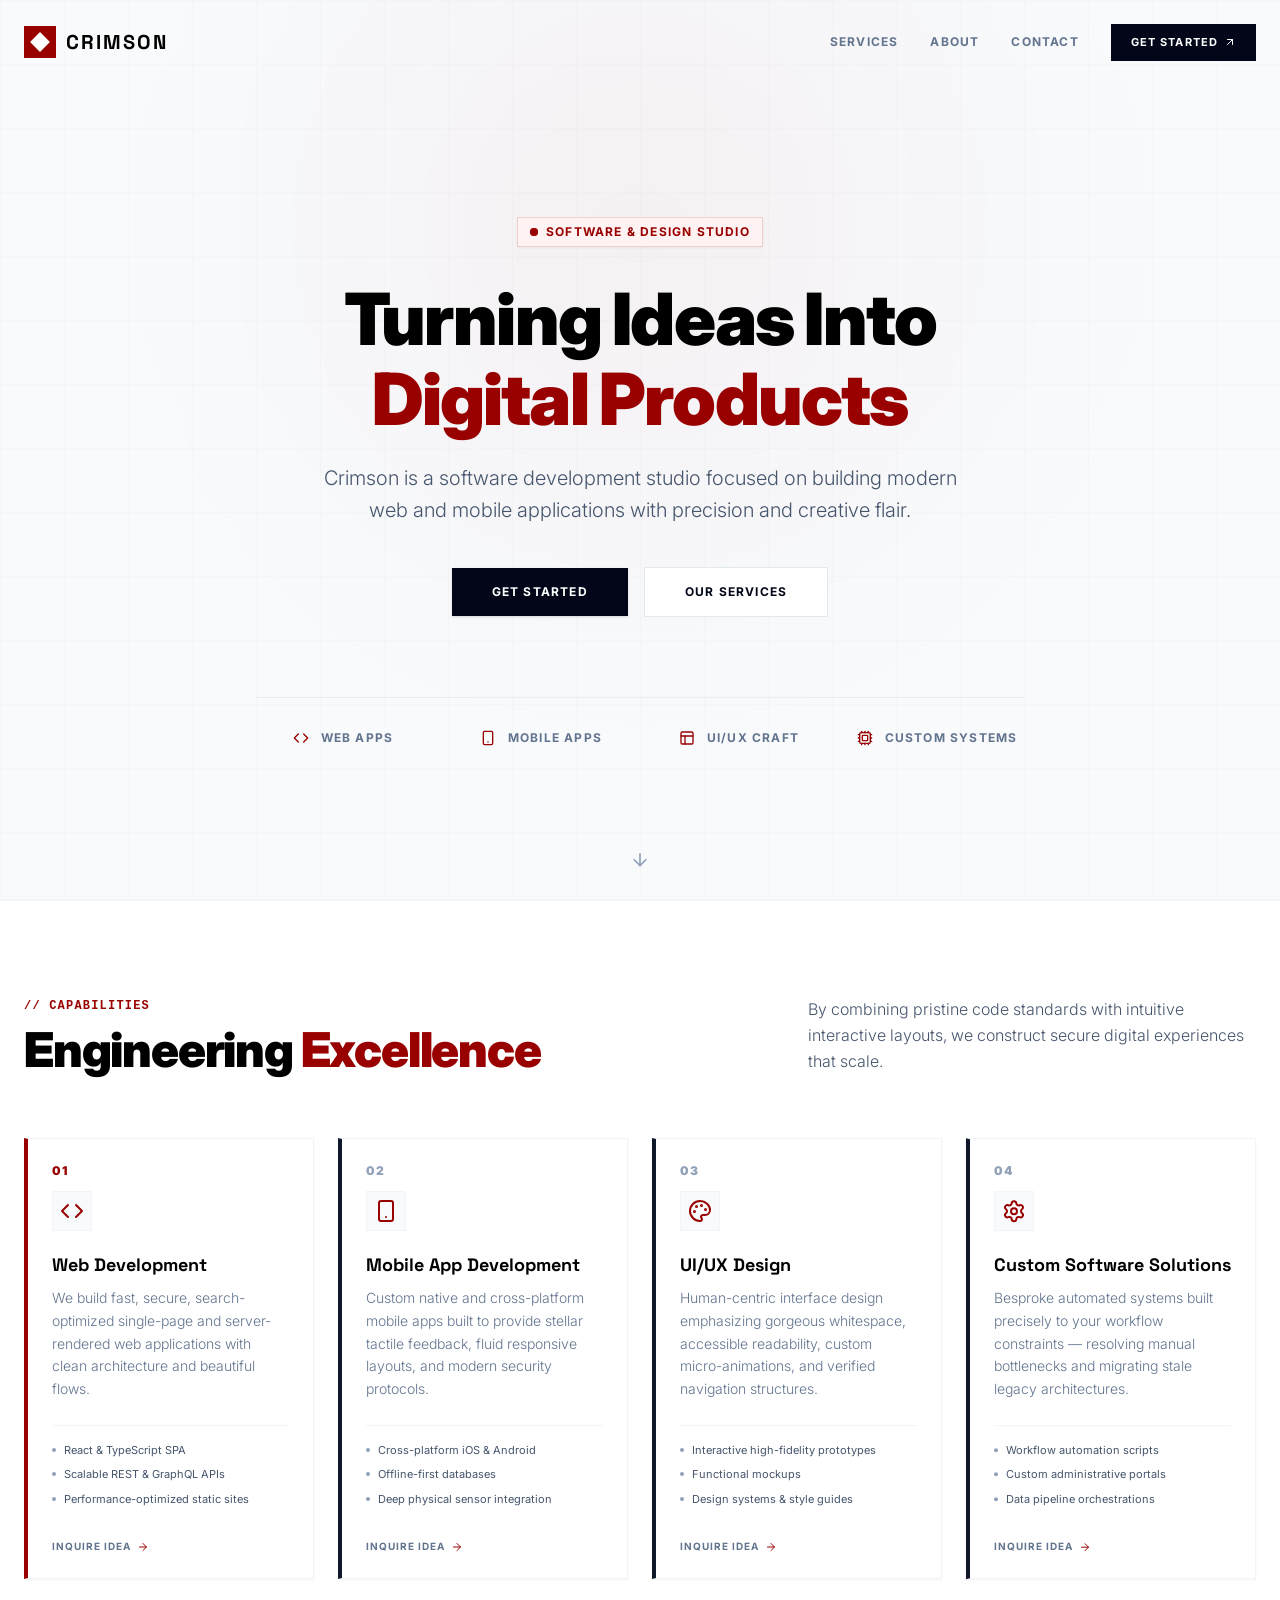
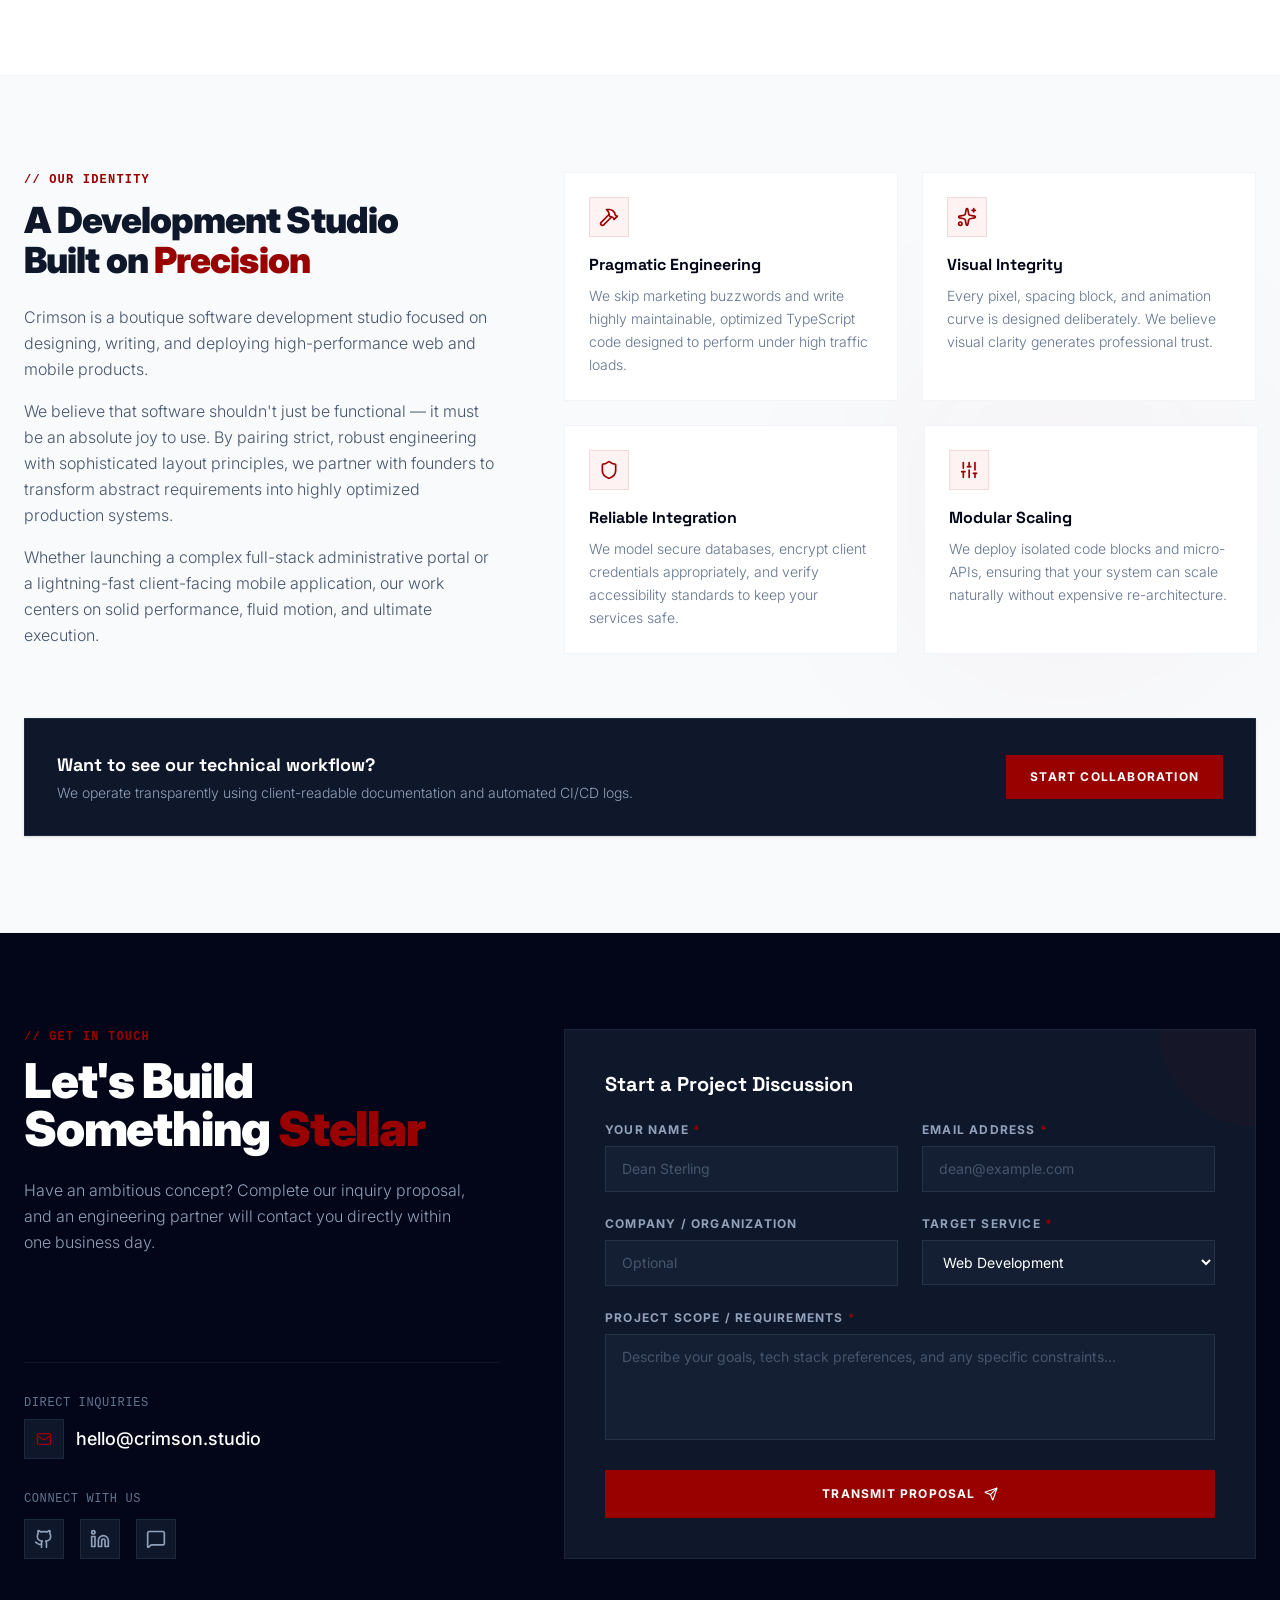
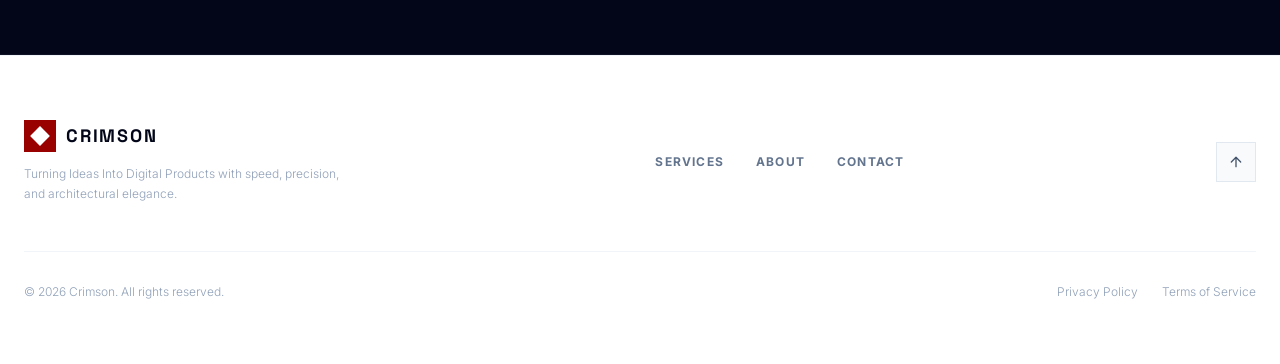
<file: index.html>
<!doctype html>
<html lang="en">
  <head>
    <meta charset="UTF-8" />
    <meta name="viewport" content="width=device-width, initial-scale=1.0" />
    <title>Crimson | Digital Product Studio</title>
    <script type="module" crossorigin src="./assets/index-BqEFqKbI.js"></script>
    <link rel="stylesheet" crossorigin href="./assets/index-BbVTuTCn.css">
  </head>
  <body>
    <div id="root"></div>
  </body>
</html>
</file>
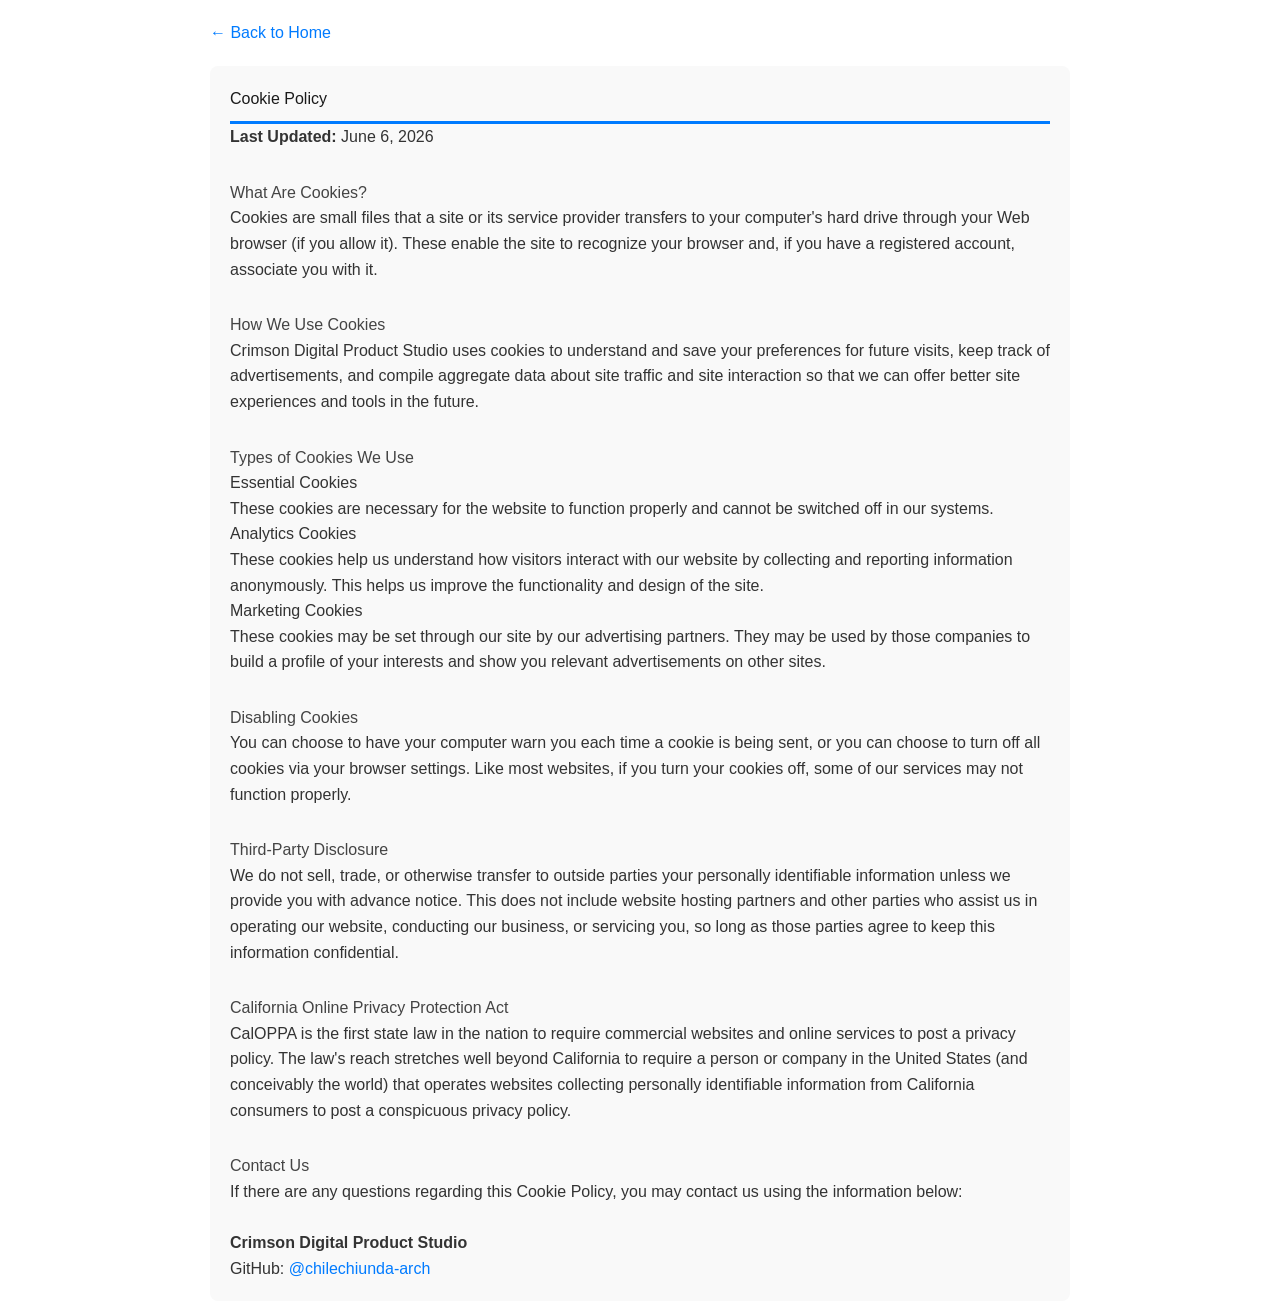
<file: cookie-policy.html>
<!doctype html>
<html lang="en">
  <head>
    <meta charset="UTF-8" />
    <meta name="viewport" content="width=device-width, initial-scale=1.0" />
    <title>Cookie Policy | Crimson</title>
    <script type="module" crossorigin src="./assets/index-BqEFqKbI.js"></script>
    <link rel="stylesheet" crossorigin href="./assets/index-BbVTuTCn.css">
    <style>
      body {
        font-family: -apple-system, BlinkMacSystemFont, 'Segoe UI', Roboto, Oxygen, Ubuntu, Cantarell, sans-serif;
        line-height: 1.6;
        color: #333;
        max-width: 900px;
        margin: 0 auto;
        padding: 20px;
      }
      h1 { color: #1a1a1a; border-bottom: 3px solid #007bff; padding-bottom: 10px; }
      h2 { color: #444; margin-top: 30px; }
      .container { background: #f9f9f9; padding: 20px; border-radius: 8px; }
      a { color: #007bff; text-decoration: none; }
      a:hover { text-decoration: underline; }
      .back-link { margin-bottom: 20px; }
    </style>
  </head>
  <body>
    <div class="back-link">
      <a href="/">&larr; Back to Home</a>
    </div>
    
    <div class="container">
      <h1>Cookie Policy</h1>
      
      <p><strong>Last Updated:</strong> June 6, 2026</p>
      
      <h2>What Are Cookies?</h2>
      <p>
        Cookies are small files that a site or its service provider transfers to your computer's hard drive through your Web browser 
        (if you allow it). These enable the site to recognize your browser and, if you have a registered account, associate you with it.
      </p>
      
      <h2>How We Use Cookies</h2>
      <p>
        Crimson Digital Product Studio uses cookies to understand and save your preferences for future visits, keep track of advertisements, 
        and compile aggregate data about site traffic and site interaction so that we can offer better site experiences and tools in the future.
      </p>
      
      <h2>Types of Cookies We Use</h2>
      
      <h3>Essential Cookies</h3>
      <p>These cookies are necessary for the website to function properly and cannot be switched off in our systems.</p>
      
      <h3>Analytics Cookies</h3>
      <p>
        These cookies help us understand how visitors interact with our website by collecting and reporting information anonymously. 
        This helps us improve the functionality and design of the site.
      </p>
      
      <h3>Marketing Cookies</h3>
      <p>
        These cookies may be set through our site by our advertising partners. They may be used by those companies to build a profile 
        of your interests and show you relevant advertisements on other sites.
      </p>
      
      <h2>Disabling Cookies</h2>
      <p>
        You can choose to have your computer warn you each time a cookie is being sent, or you can choose to turn off all cookies via 
        your browser settings. Like most websites, if you turn your cookies off, some of our services may not function properly.
      </p>
      
      <h2>Third-Party Disclosure</h2>
      <p>
        We do not sell, trade, or otherwise transfer to outside parties your personally identifiable information unless we provide 
        you with advance notice. This does not include website hosting partners and other parties who assist us in operating our website, 
        conducting our business, or servicing you, so long as those parties agree to keep this information confidential.
      </p>
      
      <h2>California Online Privacy Protection Act</h2>
      <p>
        CalOPPA is the first state law in the nation to require commercial websites and online services to post a privacy policy. 
        The law's reach stretches well beyond California to require a person or company in the United States (and conceivably the world) 
        that operates websites collecting personally identifiable information from California consumers to post a conspicuous privacy policy.
      </p>
      
      <h2>Contact Us</h2>
      <p>
        If there are any questions regarding this Cookie Policy, you may contact us using the information below:
        <br><br>
        <strong>Crimson Digital Product Studio</strong>
        <br>
        GitHub: <a href="https://github.com/chilechiunda-arch" target="_blank">@chilechiunda-arch</a>
      </p>
    </div>
  </body>
</html>
</file>
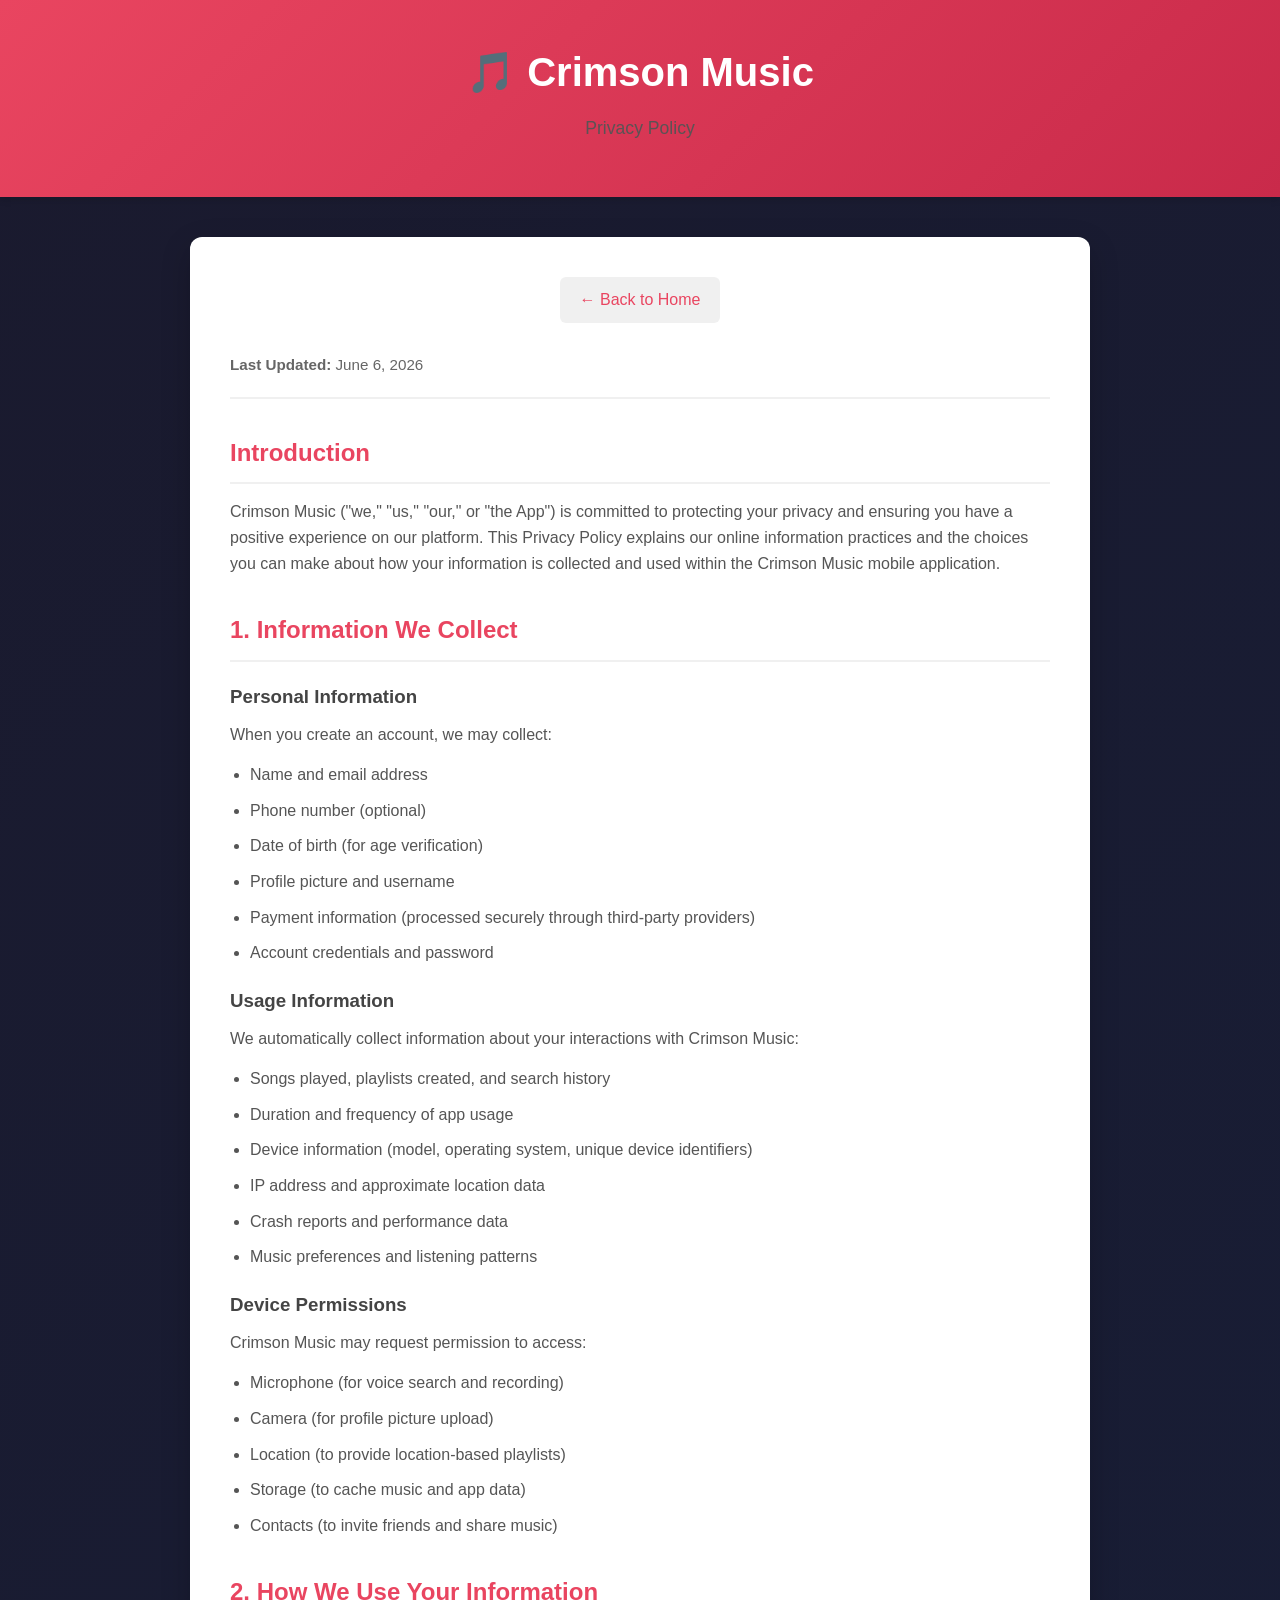
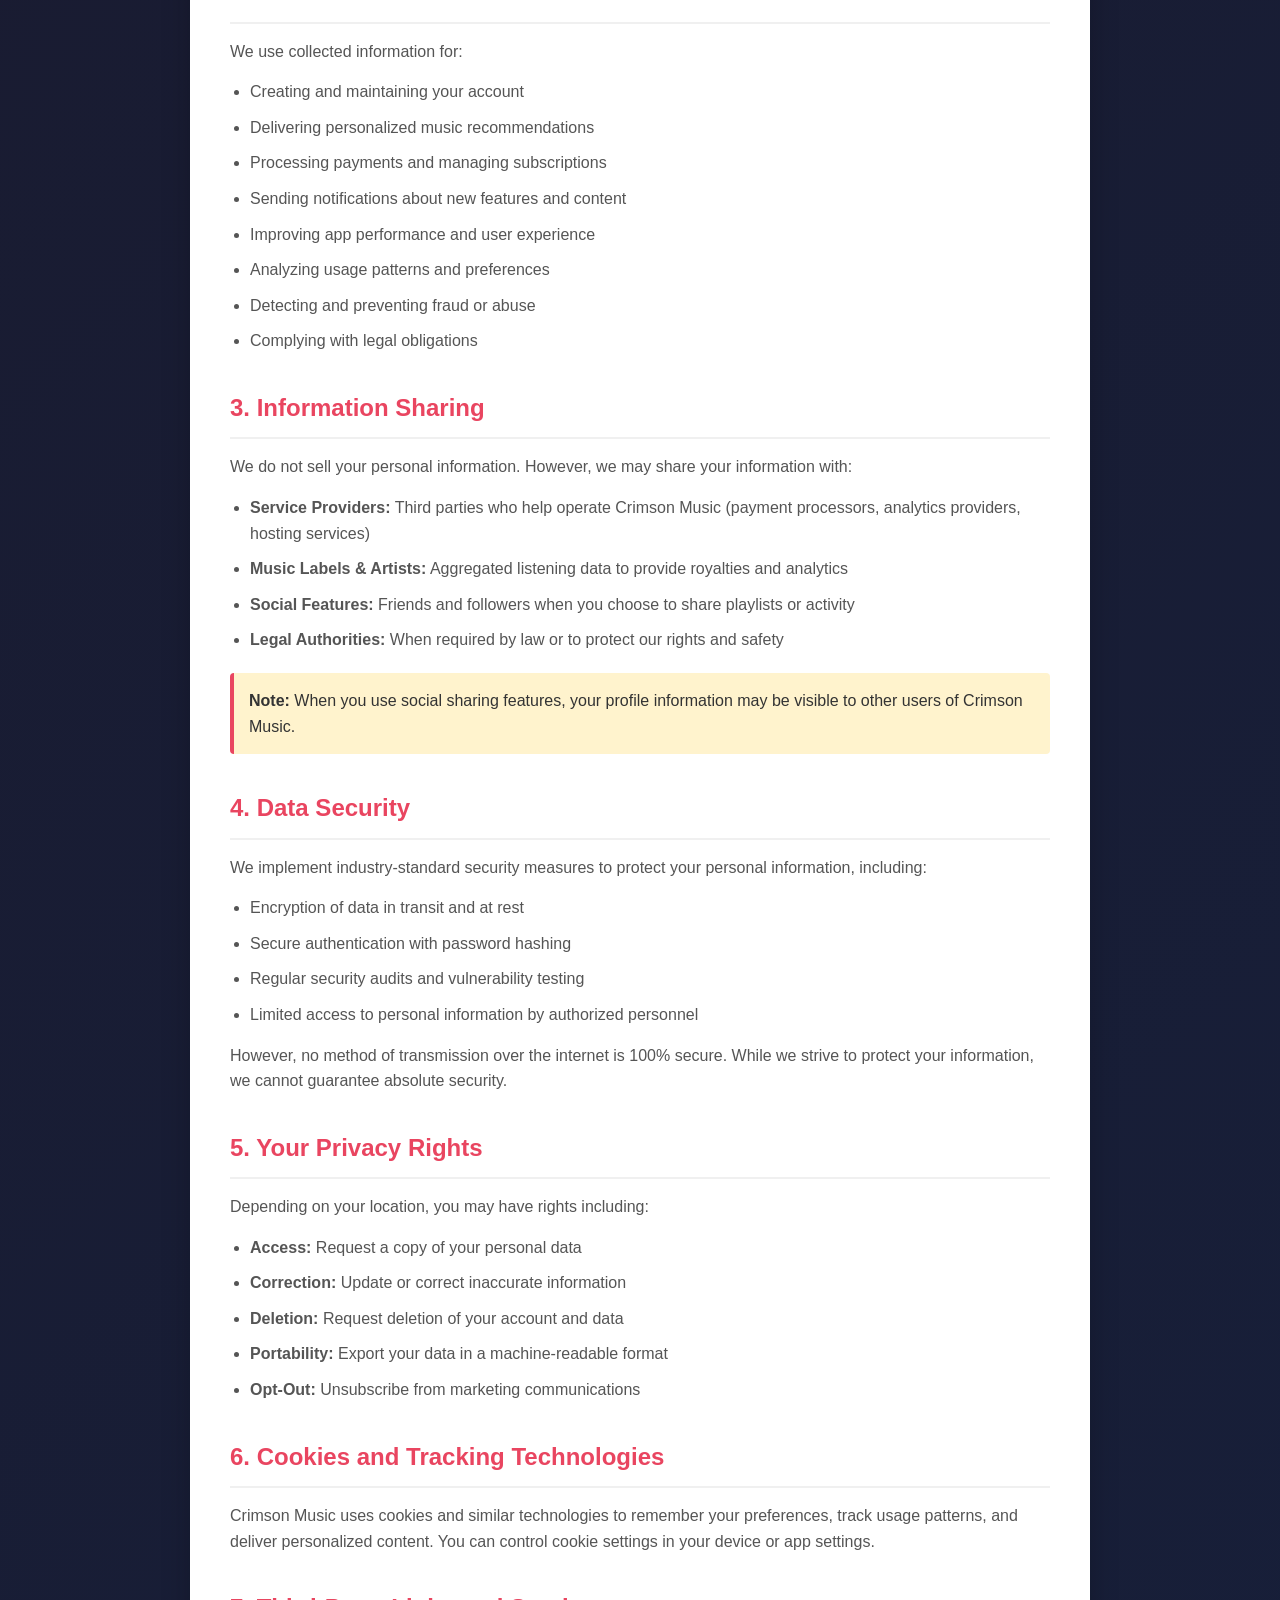
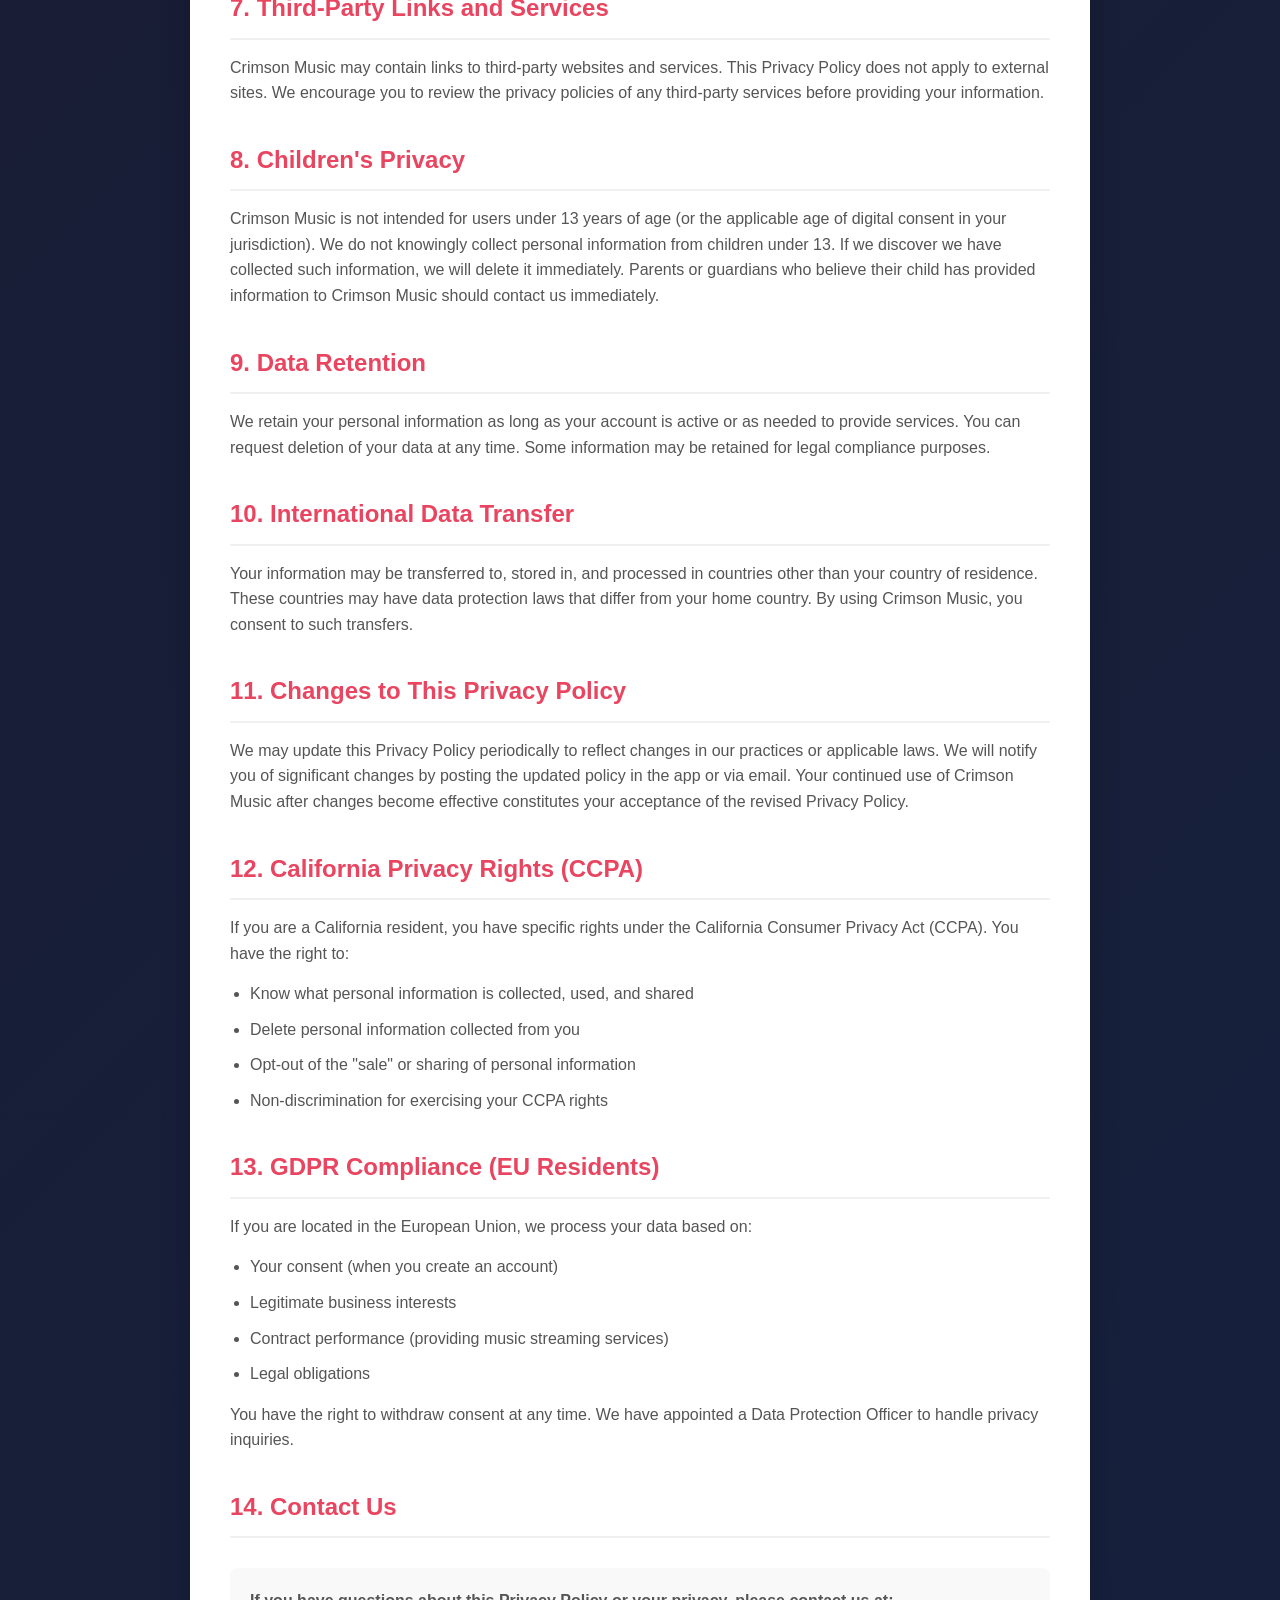
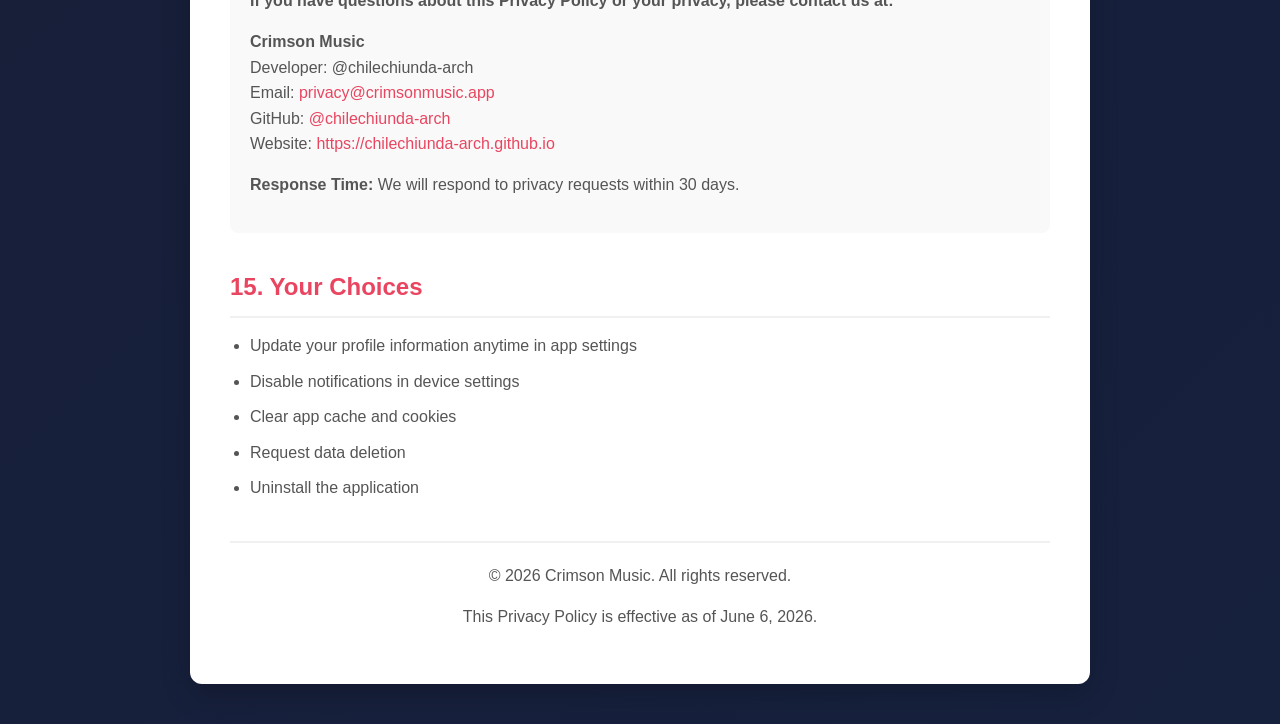
<file: crimson-music-privacy-policy.html>
<!doctype html>
<html lang="en">
  <head>
    <meta charset="UTF-8" />
    <meta name="viewport" content="width=device-width, initial-scale=1.0" />
    <title>Privacy Policy | Crimson Music</title>
    <style>
      * {
        margin: 0;
        padding: 0;
        box-sizing: border-box;
      }
      body {
        font-family: -apple-system, BlinkMacSystemFont, 'Segoe UI', Roboto, Oxygen, Ubuntu, Cantarell, sans-serif;
        line-height: 1.6;
        color: #333;
        background: linear-gradient(135deg, #1a1a2e 0%, #16213e 100%);
        min-height: 100vh;
      }
      .header {
        background: linear-gradient(135deg, #e94560 0%, #c92a4a 100%);
        color: white;
        padding: 40px 20px;
        text-align: center;
        box-shadow: 0 4px 6px rgba(0, 0, 0, 0.1);
      }
      .header h1 {
        font-size: 2.5em;
        margin-bottom: 10px;
      }
      .header p {
        font-size: 1.1em;
        opacity: 0.95;
      }
      .container {
        max-width: 900px;
        margin: 40px auto;
        padding: 40px;
        background: white;
        border-radius: 12px;
        box-shadow: 0 10px 30px rgba(0, 0, 0, 0.2);
      }
      .last-updated {
        color: #666;
        font-size: 0.95em;
        margin-bottom: 30px;
        padding-bottom: 20px;
        border-bottom: 2px solid #f0f0f0;
      }
      h2 {
        color: #e94560;
        margin-top: 35px;
        margin-bottom: 15px;
        padding-bottom: 10px;
        border-bottom: 2px solid #f0f0f0;
      }
      h3 {
        color: #444;
        margin-top: 20px;
        margin-bottom: 10px;
      }
      p {
        margin-bottom: 15px;
        color: #555;
      }
      ul {
        margin-left: 20px;
        margin-bottom: 15px;
      }
      li {
        margin-bottom: 10px;
        color: #555;
      }
      a {
        color: #e94560;
        text-decoration: none;
        font-weight: 500;
      }
      a:hover {
        text-decoration: underline;
      }
      .back-link {
        text-align: center;
        margin-bottom: 30px;
      }
      .back-link a {
        display: inline-block;
        padding: 10px 20px;
        background: #f0f0f0;
        border-radius: 6px;
        transition: all 0.3s ease;
      }
      .back-link a:hover {
        background: #e94560;
        color: white;
        text-decoration: none;
      }
      .contact-section {
        background: #f9f9f9;
        padding: 20px;
        border-radius: 8px;
        margin-top: 30px;
      }
      .highlight {
        background: #fff3cd;
        padding: 15px;
        border-left: 4px solid #e94560;
        margin: 20px 0;
        border-radius: 4px;
      }
    </style>
  </head>
  <body>
    <div class="header">
      <h1>🎵 Crimson Music</h1>
      <p>Privacy Policy</p>
    </div>

    <div class="container">
      <div class="back-link">
        <a href="/">← Back to Home</a>
      </div>

      <div class="last-updated">
        <strong>Last Updated:</strong> June 6, 2026
      </div>

      <h2>Introduction</h2>
      <p>
        Crimson Music ("we," "us," "our," or "the App") is committed to protecting your privacy and ensuring you have a positive experience on our platform. 
        This Privacy Policy explains our online information practices and the choices you can make about how your information is collected and used within the Crimson Music mobile application.
      </p>

      <h2>1. Information We Collect</h2>
      
      <h3>Personal Information</h3>
      <p>When you create an account, we may collect:</p>
      <ul>
        <li>Name and email address</li>
        <li>Phone number (optional)</li>
        <li>Date of birth (for age verification)</li>
        <li>Profile picture and username</li>
        <li>Payment information (processed securely through third-party providers)</li>
        <li>Account credentials and password</li>
      </ul>

      <h3>Usage Information</h3>
      <p>We automatically collect information about your interactions with Crimson Music:</p>
      <ul>
        <li>Songs played, playlists created, and search history</li>
        <li>Duration and frequency of app usage</li>
        <li>Device information (model, operating system, unique device identifiers)</li>
        <li>IP address and approximate location data</li>
        <li>Crash reports and performance data</li>
        <li>Music preferences and listening patterns</li>
      </ul>

      <h3>Device Permissions</h3>
      <p>Crimson Music may request permission to access:</p>
      <ul>
        <li>Microphone (for voice search and recording)</li>
        <li>Camera (for profile picture upload)</li>
        <li>Location (to provide location-based playlists)</li>
        <li>Storage (to cache music and app data)</li>
        <li>Contacts (to invite friends and share music)</li>
      </ul>

      <h2>2. How We Use Your Information</h2>
      <p>We use collected information for:</p>
      <ul>
        <li>Creating and maintaining your account</li>
        <li>Delivering personalized music recommendations</li>
        <li>Processing payments and managing subscriptions</li>
        <li>Sending notifications about new features and content</li>
        <li>Improving app performance and user experience</li>
        <li>Analyzing usage patterns and preferences</li>
        <li>Detecting and preventing fraud or abuse</li>
        <li>Complying with legal obligations</li>
      </ul>

      <h2>3. Information Sharing</h2>
      <p>
        We do not sell your personal information. However, we may share your information with:
      </p>
      <ul>
        <li><strong>Service Providers:</strong> Third parties who help operate Crimson Music (payment processors, analytics providers, hosting services)</li>
        <li><strong>Music Labels & Artists:</strong> Aggregated listening data to provide royalties and analytics</li>
        <li><strong>Social Features:</strong> Friends and followers when you choose to share playlists or activity</li>
        <li><strong>Legal Authorities:</strong> When required by law or to protect our rights and safety</li>
      </ul>

      <div class="highlight">
        <strong>Note:</strong> When you use social sharing features, your profile information may be visible to other users of Crimson Music.
      </div>

      <h2>4. Data Security</h2>
      <p>
        We implement industry-standard security measures to protect your personal information, including:
      </p>
      <ul>
        <li>Encryption of data in transit and at rest</li>
        <li>Secure authentication with password hashing</li>
        <li>Regular security audits and vulnerability testing</li>
        <li>Limited access to personal information by authorized personnel</li>
      </ul>
      <p>
        However, no method of transmission over the internet is 100% secure. While we strive to protect your information, 
        we cannot guarantee absolute security.
      </p>

      <h2>5. Your Privacy Rights</h2>
      <p>Depending on your location, you may have rights including:</p>
      <ul>
        <li><strong>Access:</strong> Request a copy of your personal data</li>
        <li><strong>Correction:</strong> Update or correct inaccurate information</li>
        <li><strong>Deletion:</strong> Request deletion of your account and data</li>
        <li><strong>Portability:</strong> Export your data in a machine-readable format</li>
        <li><strong>Opt-Out:</strong> Unsubscribe from marketing communications</li>
      </ul>

      <h2>6. Cookies and Tracking Technologies</h2>
      <p>
        Crimson Music uses cookies and similar technologies to remember your preferences, track usage patterns, 
        and deliver personalized content. You can control cookie settings in your device or app settings.
      </p>

      <h2>7. Third-Party Links and Services</h2>
      <p>
        Crimson Music may contain links to third-party websites and services. This Privacy Policy does not apply to external sites. 
        We encourage you to review the privacy policies of any third-party services before providing your information.
      </p>

      <h2>8. Children's Privacy</h2>
      <p>
        Crimson Music is not intended for users under 13 years of age (or the applicable age of digital consent in your jurisdiction). 
        We do not knowingly collect personal information from children under 13. If we discover we have collected such information, 
        we will delete it immediately. Parents or guardians who believe their child has provided information to Crimson Music 
        should contact us immediately.
      </p>

      <h2>9. Data Retention</h2>
      <p>
        We retain your personal information as long as your account is active or as needed to provide services. 
        You can request deletion of your data at any time. Some information may be retained for legal compliance purposes.
      </p>

      <h2>10. International Data Transfer</h2>
      <p>
        Your information may be transferred to, stored in, and processed in countries other than your country of residence. 
        These countries may have data protection laws that differ from your home country. By using Crimson Music, 
        you consent to such transfers.
      </p>

      <h2>11. Changes to This Privacy Policy</h2>
      <p>
        We may update this Privacy Policy periodically to reflect changes in our practices or applicable laws. 
        We will notify you of significant changes by posting the updated policy in the app or via email. 
        Your continued use of Crimson Music after changes become effective constitutes your acceptance of the revised Privacy Policy.
      </p>

      <h2>12. California Privacy Rights (CCPA)</h2>
      <p>
        If you are a California resident, you have specific rights under the California Consumer Privacy Act (CCPA). 
        You have the right to:
      </p>
      <ul>
        <li>Know what personal information is collected, used, and shared</li>
        <li>Delete personal information collected from you</li>
        <li>Opt-out of the "sale" or sharing of personal information</li>
        <li>Non-discrimination for exercising your CCPA rights</li>
      </ul>

      <h2>13. GDPR Compliance (EU Residents)</h2>
      <p>
        If you are located in the European Union, we process your data based on:
      </p>
      <ul>
        <li>Your consent (when you create an account)</li>
        <li>Legitimate business interests</li>
        <li>Contract performance (providing music streaming services)</li>
        <li>Legal obligations</li>
      </ul>
      <p>
        You have the right to withdraw consent at any time. We have appointed a Data Protection Officer to handle privacy inquiries.
      </p>

      <h2>14. Contact Us</h2>
      <div class="contact-section">
        <p><strong>If you have questions about this Privacy Policy or your privacy, please contact us at:</strong></p>
        <p>
          <strong>Crimson Music</strong><br>
          Developer: @chilechiunda-arch<br>
          Email: <a href="mailto:privacy@crimsonmusic.app">privacy@crimsonmusic.app</a><br>
          GitHub: <a href="https://github.com/chilechiunda-arch" target="_blank">@chilechiunda-arch</a><br>
          Website: <a href="https://chilechiunda-arch.github.io" target="_blank">https://chilechiunda-arch.github.io</a>
        </p>
        <p>
          <strong>Response Time:</strong> We will respond to privacy requests within 30 days.
        </p>
      </div>

      <h2>15. Your Choices</h2>
      <ul>
        <li>Update your profile information anytime in app settings</li>
        <li>Disable notifications in device settings</li>
        <li>Clear app cache and cookies</li>
        <li>Request data deletion</li>
        <li>Uninstall the application</li>
      </ul>

      <div style="margin-top: 40px; padding-top: 20px; border-top: 2px solid #f0f0f0; text-align: center; color: #999;">
        <p>© 2026 Crimson Music. All rights reserved.</p>
        <p>This Privacy Policy is effective as of June 6, 2026.</p>
      </div>
    </div>
  </body>
</html>
</file>
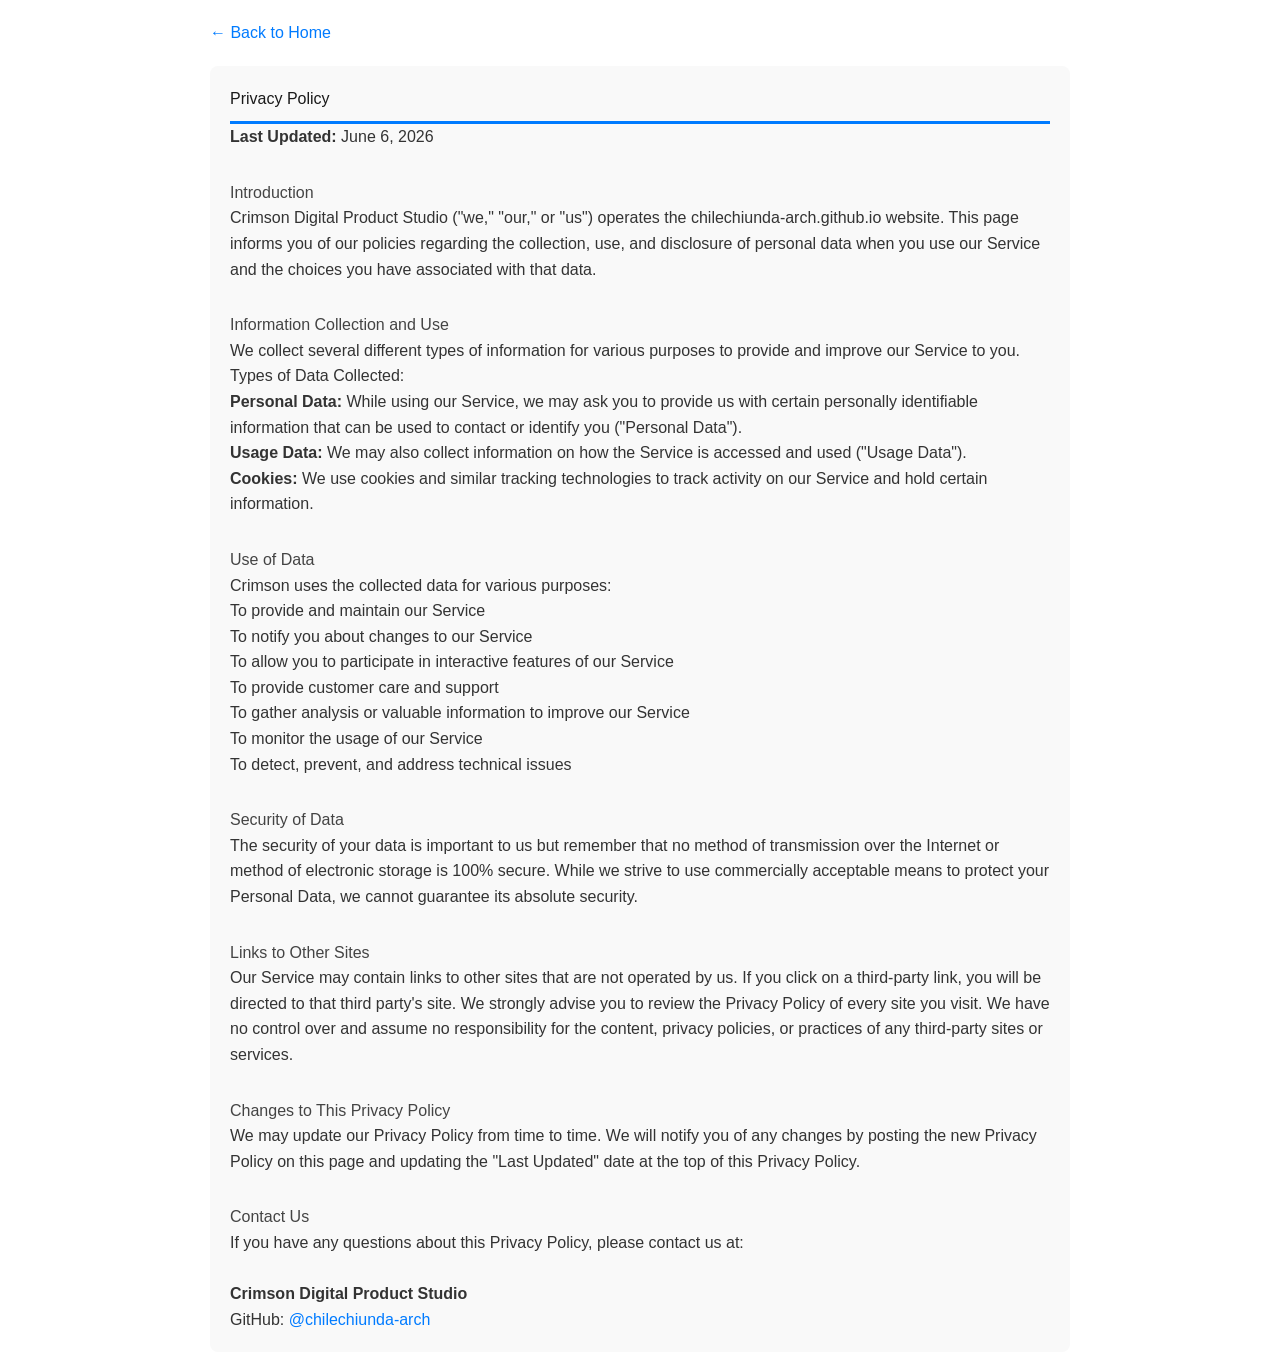
<file: privacy-policy.html>
<!doctype html>
<html lang="en">
  <head>
    <meta charset="UTF-8" />
    <meta name="viewport" content="width=device-width, initial-scale=1.0" />
    <title>Privacy Policy | Crimson</title>
    <script type="module" crossorigin src="./assets/index-BqEFqKbI.js"></script>
    <link rel="stylesheet" crossorigin href="./assets/index-BbVTuTCn.css">
    <style>
      body {
        font-family: -apple-system, BlinkMacSystemFont, 'Segoe UI', Roboto, Oxygen, Ubuntu, Cantarell, sans-serif;
        line-height: 1.6;
        color: #333;
        max-width: 900px;
        margin: 0 auto;
        padding: 20px;
      }
      h1 { color: #1a1a1a; border-bottom: 3px solid #007bff; padding-bottom: 10px; }
      h2 { color: #444; margin-top: 30px; }
      .container { background: #f9f9f9; padding: 20px; border-radius: 8px; }
      a { color: #007bff; text-decoration: none; }
      a:hover { text-decoration: underline; }
      .back-link { margin-bottom: 20px; }
    </style>
  </head>
  <body>
    <div class="back-link">
      <a href="/">&larr; Back to Home</a>
    </div>
    
    <div class="container">
      <h1>Privacy Policy</h1>
      
      <p><strong>Last Updated:</strong> June 6, 2026</p>
      
      <h2>Introduction</h2>
      <p>
        Crimson Digital Product Studio ("we," "our," or "us") operates the chilechiunda-arch.github.io website. 
        This page informs you of our policies regarding the collection, use, and disclosure of personal data when you use our Service 
        and the choices you have associated with that data.
      </p>
      
      <h2>Information Collection and Use</h2>
      <p>
        We collect several different types of information for various purposes to provide and improve our Service to you.
      </p>
      
      <h3>Types of Data Collected:</h3>
      <ul>
        <li><strong>Personal Data:</strong> While using our Service, we may ask you to provide us with certain personally identifiable information 
        that can be used to contact or identify you ("Personal Data").</li>
        <li><strong>Usage Data:</strong> We may also collect information on how the Service is accessed and used ("Usage Data").</li>
        <li><strong>Cookies:</strong> We use cookies and similar tracking technologies to track activity on our Service and hold certain information.</li>
      </ul>
      
      <h2>Use of Data</h2>
      <p>Crimson uses the collected data for various purposes:</p>
      <ul>
        <li>To provide and maintain our Service</li>
        <li>To notify you about changes to our Service</li>
        <li>To allow you to participate in interactive features of our Service</li>
        <li>To provide customer care and support</li>
        <li>To gather analysis or valuable information to improve our Service</li>
        <li>To monitor the usage of our Service</li>
        <li>To detect, prevent, and address technical issues</li>
      </ul>
      
      <h2>Security of Data</h2>
      <p>
        The security of your data is important to us but remember that no method of transmission over the Internet or method of electronic storage 
        is 100% secure. While we strive to use commercially acceptable means to protect your Personal Data, we cannot guarantee its absolute security.
      </p>
      
      <h2>Links to Other Sites</h2>
      <p>
        Our Service may contain links to other sites that are not operated by us. If you click on a third-party link, you will be directed to that 
        third party's site. We strongly advise you to review the Privacy Policy of every site you visit. We have no control over and assume no 
        responsibility for the content, privacy policies, or practices of any third-party sites or services.
      </p>
      
      <h2>Changes to This Privacy Policy</h2>
      <p>
        We may update our Privacy Policy from time to time. We will notify you of any changes by posting the new Privacy Policy on this page and 
        updating the "Last Updated" date at the top of this Privacy Policy.
      </p>
      
      <h2>Contact Us</h2>
      <p>
        If you have any questions about this Privacy Policy, please contact us at:
        <br><br>
        <strong>Crimson Digital Product Studio</strong>
        <br>
        GitHub: <a href="https://github.com/chilechiunda-arch" target="_blank">@chilechiunda-arch</a>
      </p>
    </div>
  </body>
</html>
</file>
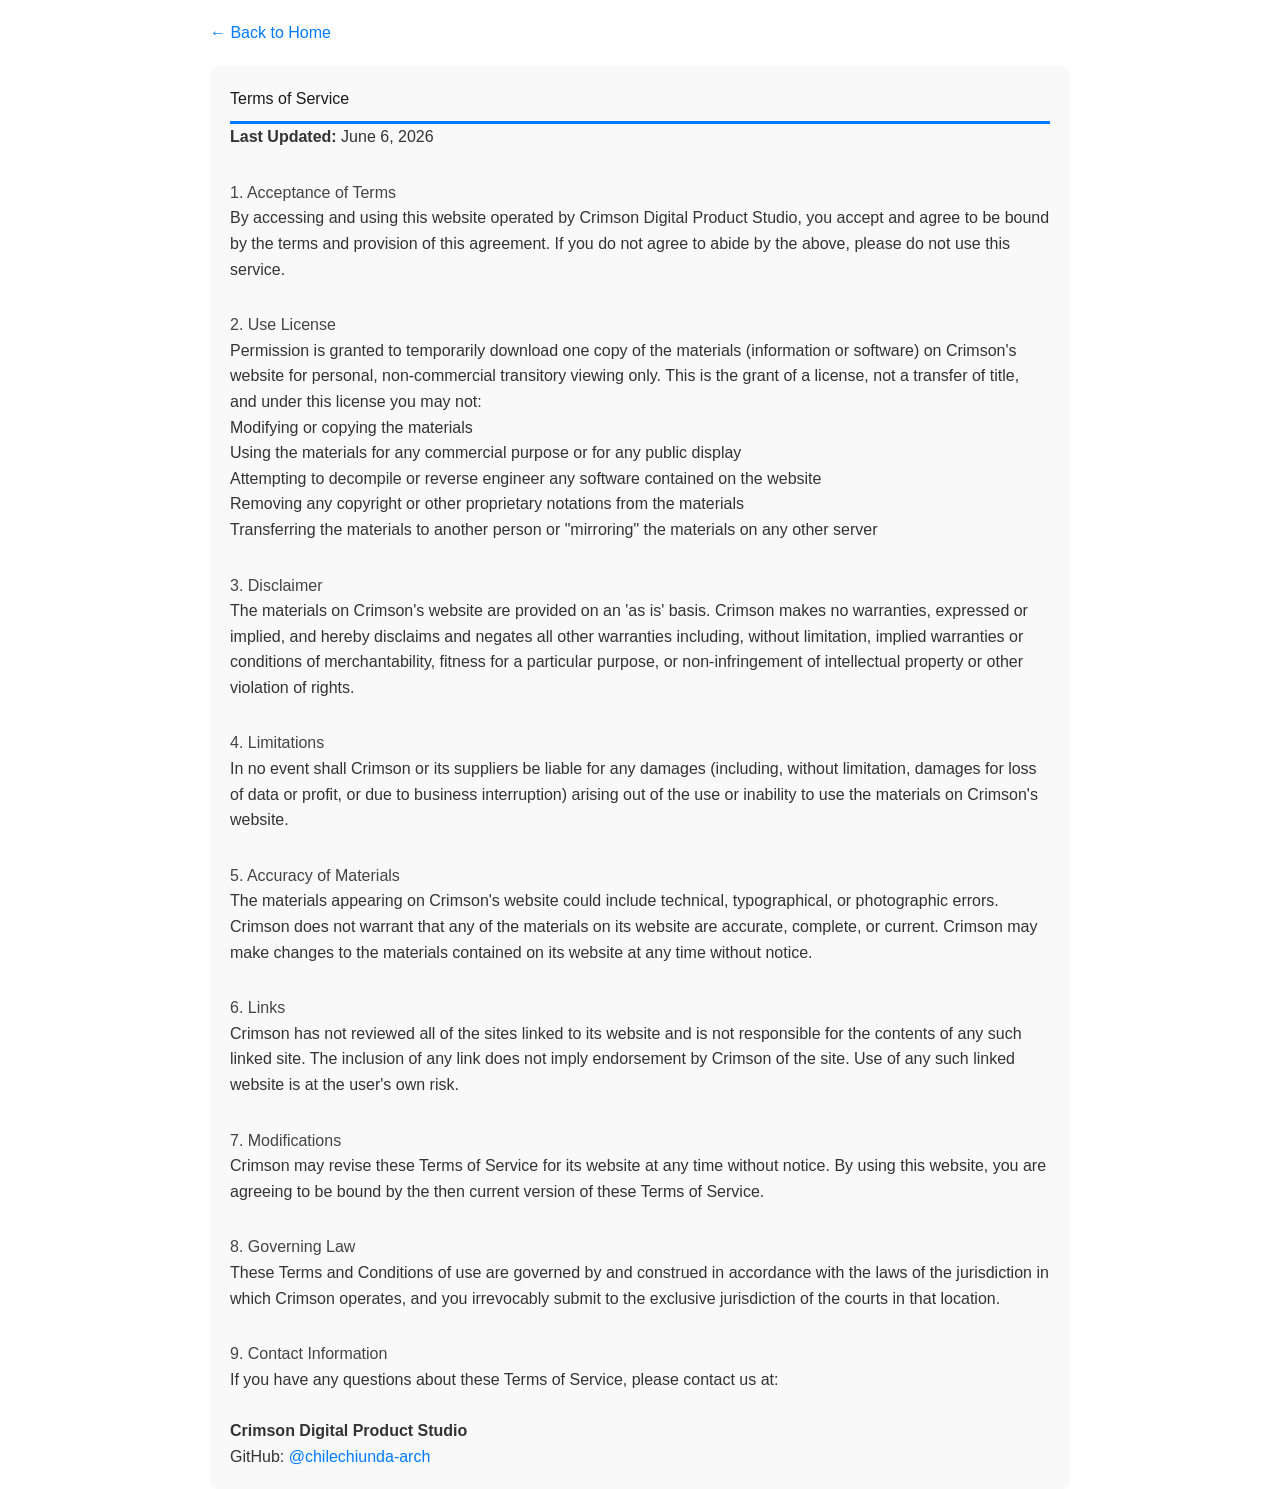
<file: terms-of-service.html>
<!doctype html>
<html lang="en">
  <head>
    <meta charset="UTF-8" />
    <meta name="viewport" content="width=device-width, initial-scale=1.0" />
    <title>Terms of Service | Crimson</title>
    <script type="module" crossorigin src="./assets/index-BqEFqKbI.js"></script>
    <link rel="stylesheet" crossorigin href="./assets/index-BbVTuTCn.css">
    <style>
      body {
        font-family: -apple-system, BlinkMacSystemFont, 'Segoe UI', Roboto, Oxygen, Ubuntu, Cantarell, sans-serif;
        line-height: 1.6;
        color: #333;
        max-width: 900px;
        margin: 0 auto;
        padding: 20px;
      }
      h1 { color: #1a1a1a; border-bottom: 3px solid #007bff; padding-bottom: 10px; }
      h2 { color: #444; margin-top: 30px; }
      .container { background: #f9f9f9; padding: 20px; border-radius: 8px; }
      a { color: #007bff; text-decoration: none; }
      a:hover { text-decoration: underline; }
      .back-link { margin-bottom: 20px; }
    </style>
  </head>
  <body>
    <div class="back-link">
      <a href="/">&larr; Back to Home</a>
    </div>
    
    <div class="container">
      <h1>Terms of Service</h1>
      
      <p><strong>Last Updated:</strong> June 6, 2026</p>
      
      <h2>1. Acceptance of Terms</h2>
      <p>
        By accessing and using this website operated by Crimson Digital Product Studio, you accept and agree to be bound by 
        the terms and provision of this agreement. If you do not agree to abide by the above, please do not use this service.
      </p>
      
      <h2>2. Use License</h2>
      <p>
        Permission is granted to temporarily download one copy of the materials (information or software) on Crimson's website 
        for personal, non-commercial transitory viewing only. This is the grant of a license, not a transfer of title, and under 
        this license you may not:
      </p>
      <ul>
        <li>Modifying or copying the materials</li>
        <li>Using the materials for any commercial purpose or for any public display</li>
        <li>Attempting to decompile or reverse engineer any software contained on the website</li>
        <li>Removing any copyright or other proprietary notations from the materials</li>
        <li>Transferring the materials to another person or "mirroring" the materials on any other server</li>
      </ul>
      
      <h2>3. Disclaimer</h2>
      <p>
        The materials on Crimson's website are provided on an 'as is' basis. Crimson makes no warranties, expressed or implied, 
        and hereby disclaims and negates all other warranties including, without limitation, implied warranties or conditions of 
        merchantability, fitness for a particular purpose, or non-infringement of intellectual property or other violation of rights.
      </p>
      
      <h2>4. Limitations</h2>
      <p>
        In no event shall Crimson or its suppliers be liable for any damages (including, without limitation, damages for loss of 
        data or profit, or due to business interruption) arising out of the use or inability to use the materials on Crimson's website.
      </p>
      
      <h2>5. Accuracy of Materials</h2>
      <p>
        The materials appearing on Crimson's website could include technical, typographical, or photographic errors. Crimson does 
        not warrant that any of the materials on its website are accurate, complete, or current. Crimson may make changes to the 
        materials contained on its website at any time without notice.
      </p>
      
      <h2>6. Links</h2>
      <p>
        Crimson has not reviewed all of the sites linked to its website and is not responsible for the contents of any such linked 
        site. The inclusion of any link does not imply endorsement by Crimson of the site. Use of any such linked website is at the 
        user's own risk.
      </p>
      
      <h2>7. Modifications</h2>
      <p>
        Crimson may revise these Terms of Service for its website at any time without notice. By using this website, you are agreeing 
        to be bound by the then current version of these Terms of Service.
      </p>
      
      <h2>8. Governing Law</h2>
      <p>
        These Terms and Conditions of use are governed by and construed in accordance with the laws of the jurisdiction in which 
        Crimson operates, and you irrevocably submit to the exclusive jurisdiction of the courts in that location.
      </p>
      
      <h2>9. Contact Information</h2>
      <p>
        If you have any questions about these Terms of Service, please contact us at:
        <br><br>
        <strong>Crimson Digital Product Studio</strong>
        <br>
        GitHub: <a href="https://github.com/chilechiunda-arch" target="_blank">@chilechiunda-arch</a>
      </p>
    </div>
  </body>
</html>
</file>
<file: assets/index-BbVTuTCn.css>
@import"https://fonts.googleapis.com/css2?family=Inter:wght@300;400;500;600;700&family=Space+Grotesk:wght@400;500;600;700&display=swap";/*! tailwindcss v4.3.0 | MIT License | https://tailwindcss.com */@layer properties{@supports (((-webkit-hyphens:none)) and (not (margin-trim:inline))) or ((-moz-orient:inline) and (not (color:rgb(from red r g b)))){*,:before,:after,::backdrop{--tw-translate-x:0;--tw-translate-y:0;--tw-translate-z:0;--tw-rotate-x:initial;--tw-rotate-y:initial;--tw-rotate-z:initial;--tw-skew-x:initial;--tw-skew-y:initial;--tw-space-y-reverse:0;--tw-border-style:solid;--tw-leading:initial;--tw-font-weight:initial;--tw-tracking:initial;--tw-shadow:0 0 #0000;--tw-shadow-color:initial;--tw-shadow-alpha:100%;--tw-inset-shadow:0 0 #0000;--tw-inset-shadow-color:initial;--tw-inset-shadow-alpha:100%;--tw-ring-color:initial;--tw-ring-shadow:0 0 #0000;--tw-inset-ring-color:initial;--tw-inset-ring-shadow:0 0 #0000;--tw-ring-inset:initial;--tw-ring-offset-width:0px;--tw-ring-offset-color:#fff;--tw-ring-offset-shadow:0 0 #0000;--tw-blur:initial;--tw-brightness:initial;--tw-contrast:initial;--tw-grayscale:initial;--tw-hue-rotate:initial;--tw-invert:initial;--tw-opacity:initial;--tw-saturate:initial;--tw-sepia:initial;--tw-drop-shadow:initial;--tw-drop-shadow-color:initial;--tw-drop-shadow-alpha:100%;--tw-drop-shadow-size:initial;--tw-backdrop-blur:initial;--tw-backdrop-brightness:initial;--tw-backdrop-contrast:initial;--tw-backdrop-grayscale:initial;--tw-backdrop-hue-rotate:initial;--tw-backdrop-invert:initial;--tw-backdrop-opacity:initial;--tw-backdrop-saturate:initial;--tw-backdrop-sepia:initial;--tw-duration:initial;--tw-scale-x:1;--tw-scale-y:1;--tw-scale-z:1}}}@layer theme{:root,:host{--font-sans:"Inter", ui-sans-serif, system-ui, sans-serif;--font-mono:ui-monospace, SFMono-Regular, Menlo, Monaco, Consolas, "Liberation Mono", "Courier New", monospace;--color-slate-50:oklch(98.4% .003 247.858);--color-slate-100:oklch(96.8% .007 247.896);--color-slate-200:oklch(92.9% .013 255.508);--color-slate-300:oklch(86.9% .022 252.894);--color-slate-400:oklch(70.4% .04 256.788);--color-slate-500:oklch(55.4% .046 257.417);--color-slate-600:oklch(44.6% .043 257.281);--color-slate-700:oklch(37.2% .044 257.287);--color-slate-800:oklch(27.9% .041 260.031);--color-slate-900:oklch(20.8% .042 265.755);--color-slate-950:oklch(12.9% .042 264.695);--color-black:#000;--color-white:#fff;--spacing:.25rem;--container-xs:20rem;--container-sm:24rem;--container-md:28rem;--container-2xl:42rem;--container-3xl:48rem;--container-4xl:56rem;--container-5xl:64rem;--container-7xl:80rem;--text-xs:.75rem;--text-xs--line-height:calc(1 / .75);--text-sm:.875rem;--text-sm--line-height:calc(1.25 / .875);--text-base:1rem;--text-base--line-height: 1.5 ;--text-lg:1.125rem;--text-lg--line-height:calc(1.75 / 1.125);--text-xl:1.25rem;--text-xl--line-height:calc(1.75 / 1.25);--text-3xl:1.875rem;--text-3xl--line-height: 1.2 ;--text-4xl:2.25rem;--text-4xl--line-height:calc(2.5 / 2.25);--text-5xl:3rem;--text-5xl--line-height:1;--text-6xl:3.75rem;--text-6xl--line-height:1;--text-7xl:4.5rem;--text-7xl--line-height:1;--font-weight-light:300;--font-weight-medium:500;--font-weight-semibold:600;--font-weight-bold:700;--font-weight-black:900;--tracking-tight:-.025em;--tracking-wider:.05em;--tracking-widest:.1em;--leading-relaxed:1.625;--animate-spin:spin 1s linear infinite;--animate-ping:ping 1s cubic-bezier(0, 0, .2, 1) infinite;--blur-md:12px;--default-transition-duration:.15s;--default-transition-timing-function:cubic-bezier(.4, 0, .2, 1);--default-font-family:var(--font-sans);--default-mono-font-family:var(--font-mono);--font-display:"Space Grotesk", sans-serif;--color-crimson:#900;--color-crimson-dark:#730000;--color-crimson-light:#c00;--color-crimson-subtle:#fef2f2}}@layer base{*,:after,:before,::backdrop{box-sizing:border-box;border:0 solid;margin:0;padding:0}::file-selector-button{box-sizing:border-box;border:0 solid;margin:0;padding:0}html,:host{-webkit-text-size-adjust:100%;-moz-tab-size:4;tab-size:4;line-height:1.5;font-family:var(--default-font-family,ui-sans-serif, system-ui, sans-serif, "Apple Color Emoji", "Segoe UI Emoji", "Segoe UI Symbol", "Noto Color Emoji");font-feature-settings:var(--default-font-feature-settings,normal);font-variation-settings:var(--default-font-variation-settings,normal);-webkit-tap-highlight-color:transparent}hr{height:0;color:inherit;border-top-width:1px}abbr:where([title]){-webkit-text-decoration:underline dotted;text-decoration:underline dotted}h1,h2,h3,h4,h5,h6{font-size:inherit;font-weight:inherit}a{color:inherit;-webkit-text-decoration:inherit;text-decoration:inherit}b,strong{font-weight:bolder}code,kbd,samp,pre{font-family:var(--default-mono-font-family,ui-monospace, SFMono-Regular, Menlo, Monaco, Consolas, "Liberation Mono", "Courier New", monospace);font-feature-settings:var(--default-mono-font-feature-settings,normal);font-variation-settings:var(--default-mono-font-variation-settings,normal);font-size:1em}small{font-size:80%}sub,sup{vertical-align:baseline;font-size:75%;line-height:0;position:relative}sub{bottom:-.25em}sup{top:-.5em}table{text-indent:0;border-color:inherit;border-collapse:collapse}:-moz-focusring{outline:auto}progress{vertical-align:baseline}summary{display:list-item}ol,ul,menu{list-style:none}img,svg,video,canvas,audio,iframe,embed,object{vertical-align:middle;display:block}img,video{max-width:100%;height:auto}button,input,select,optgroup,textarea{font:inherit;font-feature-settings:inherit;font-variation-settings:inherit;letter-spacing:inherit;color:inherit;opacity:1;background-color:#0000;border-radius:0}::file-selector-button{font:inherit;font-feature-settings:inherit;font-variation-settings:inherit;letter-spacing:inherit;color:inherit;opacity:1;background-color:#0000;border-radius:0}:where(select:is([multiple],[size])) optgroup{font-weight:bolder}:where(select:is([multiple],[size])) optgroup option{padding-inline-start:20px}::file-selector-button{margin-inline-end:4px}::placeholder{opacity:1}@supports (not ((-webkit-appearance:-apple-pay-button))) or (contain-intrinsic-size:1px){::placeholder{color:currentColor}@supports (color:color-mix(in lab,red,red)){::placeholder{color:color-mix(in oklab,currentcolor 50%,transparent)}}}textarea{resize:vertical}::-webkit-search-decoration{-webkit-appearance:none}::-webkit-date-and-time-value{min-height:1lh;text-align:inherit}::-webkit-datetime-edit{display:inline-flex}::-webkit-datetime-edit-fields-wrapper{padding:0}::-webkit-datetime-edit{padding-block:0}::-webkit-datetime-edit-year-field{padding-block:0}::-webkit-datetime-edit-month-field{padding-block:0}::-webkit-datetime-edit-day-field{padding-block:0}::-webkit-datetime-edit-hour-field{padding-block:0}::-webkit-datetime-edit-minute-field{padding-block:0}::-webkit-datetime-edit-second-field{padding-block:0}::-webkit-datetime-edit-millisecond-field{padding-block:0}::-webkit-datetime-edit-meridiem-field{padding-block:0}::-webkit-calendar-picker-indicator{line-height:1}:-moz-ui-invalid{box-shadow:none}button,input:where([type=button],[type=reset],[type=submit]){-webkit-appearance:button;-moz-appearance:button;appearance:button}::file-selector-button{-webkit-appearance:button;-moz-appearance:button;appearance:button}::-webkit-inner-spin-button{height:auto}::-webkit-outer-spin-button{height:auto}[hidden]:where(:not([hidden=until-found])){display:none!important}}@layer components;@layer utilities{.pointer-events-none{pointer-events:none}.visible{visibility:visible}.absolute{position:absolute}.fixed{position:fixed}.relative{position:relative}.static{position:static}.inset-0{inset:calc(var(--spacing) * 0)}.top-0{top:calc(var(--spacing) * 0)}.top-1\/2{top:50%}.top-1\/4{top:25%}.right-0{right:calc(var(--spacing) * 0)}.right-10{right:calc(var(--spacing) * 10)}.bottom-0{bottom:calc(var(--spacing) * 0)}.bottom-6{bottom:calc(var(--spacing) * 6)}.left-0{left:calc(var(--spacing) * 0)}.left-1\/2{left:50%}.z-10{z-index:10}.z-50{z-index:50}.mx-auto{margin-inline:auto}.mt-1\.5{margin-top:calc(var(--spacing) * 1.5)}.mt-4{margin-top:calc(var(--spacing) * 4)}.mt-8{margin-top:calc(var(--spacing) * 8)}.mt-16{margin-top:calc(var(--spacing) * 16)}.mt-20{margin-top:calc(var(--spacing) * 20)}.mt-auto{margin-top:auto}.mr-3{margin-right:calc(var(--spacing) * 3)}.mb-1{margin-bottom:calc(var(--spacing) * 1)}.mb-2{margin-bottom:calc(var(--spacing) * 2)}.mb-3{margin-bottom:calc(var(--spacing) * 3)}.mb-4{margin-bottom:calc(var(--spacing) * 4)}.mb-5{margin-bottom:calc(var(--spacing) * 5)}.mb-6{margin-bottom:calc(var(--spacing) * 6)}.mb-8{margin-bottom:calc(var(--spacing) * 8)}.mb-10{margin-bottom:calc(var(--spacing) * 10)}.mb-16{margin-bottom:calc(var(--spacing) * 16)}.-ml-1{margin-left:calc(var(--spacing) * -1)}.block{display:block}.flex{display:flex}.grid{display:grid}.hidden{display:none}.inline-flex{display:inline-flex}.h-1{height:calc(var(--spacing) * 1)}.h-2{height:calc(var(--spacing) * 2)}.h-3{height:calc(var(--spacing) * 3)}.h-3\.5{height:calc(var(--spacing) * 3.5)}.h-4{height:calc(var(--spacing) * 4)}.h-5{height:calc(var(--spacing) * 5)}.h-6{height:calc(var(--spacing) * 6)}.h-8{height:calc(var(--spacing) * 8)}.h-10{height:calc(var(--spacing) * 10)}.h-16{height:calc(var(--spacing) * 16)}.h-24{height:calc(var(--spacing) * 24)}.h-\[1px\]{height:1px}.h-\[350px\]{height:350px}.h-\[500px\]{height:500px}.h-full{height:100%}.min-h-screen{min-height:100vh}.w-1{width:calc(var(--spacing) * 1)}.w-2{width:calc(var(--spacing) * 2)}.w-3{width:calc(var(--spacing) * 3)}.w-3\.5{width:calc(var(--spacing) * 3.5)}.w-4{width:calc(var(--spacing) * 4)}.w-5{width:calc(var(--spacing) * 5)}.w-6{width:calc(var(--spacing) * 6)}.w-8{width:calc(var(--spacing) * 8)}.w-10{width:calc(var(--spacing) * 10)}.w-16{width:calc(var(--spacing) * 16)}.w-24{width:calc(var(--spacing) * 24)}.w-\[350px\]{width:350px}.w-\[500px\]{width:500px}.w-full{width:100%}.max-w-2xl{max-width:var(--container-2xl)}.max-w-3xl{max-width:var(--container-3xl)}.max-w-4xl{max-width:var(--container-4xl)}.max-w-5xl{max-width:var(--container-5xl)}.max-w-7xl{max-width:var(--container-7xl)}.max-w-md{max-width:var(--container-md)}.max-w-sm{max-width:var(--container-sm)}.max-w-xs{max-width:var(--container-xs)}.flex-shrink-0{flex-shrink:0}.-translate-x-1\/2{--tw-translate-x: -50% ;translate:var(--tw-translate-x) var(--tw-translate-y)}.-translate-y-1\/2{--tw-translate-y: -50% ;translate:var(--tw-translate-x) var(--tw-translate-y)}.rotate-45{rotate:45deg}.transform{transform:var(--tw-rotate-x,) var(--tw-rotate-y,) var(--tw-rotate-z,) var(--tw-skew-x,) var(--tw-skew-y,)}.animate-ping{animation:var(--animate-ping)}.animate-spin{animation:var(--animate-spin)}.cursor-pointer{cursor:pointer}.resize-none{resize:none}.grid-cols-1{grid-template-columns:repeat(1,minmax(0,1fr))}.grid-cols-2{grid-template-columns:repeat(2,minmax(0,1fr))}.flex-col{flex-direction:column}.flex-wrap{flex-wrap:wrap}.items-center{align-items:center}.items-start{align-items:flex-start}.justify-between{justify-content:space-between}.justify-center{justify-content:center}.gap-1\.5{gap:calc(var(--spacing) * 1.5)}.gap-2{gap:calc(var(--spacing) * 2)}.gap-2\.5{gap:calc(var(--spacing) * 2.5)}.gap-3{gap:calc(var(--spacing) * 3)}.gap-4{gap:calc(var(--spacing) * 4)}.gap-6{gap:calc(var(--spacing) * 6)}.gap-8{gap:calc(var(--spacing) * 8)}.gap-12{gap:calc(var(--spacing) * 12)}:where(.space-y-2>:not(:last-child)){--tw-space-y-reverse:0;margin-block-start:calc(calc(var(--spacing) * 2) * var(--tw-space-y-reverse));margin-block-end:calc(calc(var(--spacing) * 2) * calc(1 - var(--tw-space-y-reverse)))}:where(.space-y-4>:not(:last-child)){--tw-space-y-reverse:0;margin-block-start:calc(calc(var(--spacing) * 4) * var(--tw-space-y-reverse));margin-block-end:calc(calc(var(--spacing) * 4) * calc(1 - var(--tw-space-y-reverse)))}:where(.space-y-6>:not(:last-child)){--tw-space-y-reverse:0;margin-block-start:calc(calc(var(--spacing) * 6) * var(--tw-space-y-reverse));margin-block-end:calc(calc(var(--spacing) * 6) * calc(1 - var(--tw-space-y-reverse)))}:where(.space-y-8>:not(:last-child)){--tw-space-y-reverse:0;margin-block-start:calc(calc(var(--spacing) * 8) * var(--tw-space-y-reverse));margin-block-end:calc(calc(var(--spacing) * 8) * calc(1 - var(--tw-space-y-reverse)))}.overflow-hidden{overflow:hidden}.rounded{border-radius:.25rem}.rounded-full{border-radius:3.40282e38px}.rounded-none{border-radius:0}.rounded-bl-full{border-bottom-left-radius:3.40282e38px}.border{border-style:var(--tw-border-style);border-width:1px}.border-t{border-top-style:var(--tw-border-style);border-top-width:1px}.border-b{border-bottom-style:var(--tw-border-style);border-bottom-width:1px}.border-l-4{border-left-style:var(--tw-border-style);border-left-width:4px}.border-crimson\/10{border-color:#9900001a}@supports (color:color-mix(in lab,red,red)){.border-crimson\/10{border-color:color-mix(in oklab,var(--color-crimson) 10%,transparent)}}.border-crimson\/15{border-color:#99000026}@supports (color:color-mix(in lab,red,red)){.border-crimson\/15{border-color:color-mix(in oklab,var(--color-crimson) 15%,transparent)}}.border-crimson\/20{border-color:#9003}@supports (color:color-mix(in lab,red,red)){.border-crimson\/20{border-color:color-mix(in oklab,var(--color-crimson) 20%,transparent)}}.border-crimson\/30{border-color:#9900004d}@supports (color:color-mix(in lab,red,red)){.border-crimson\/30{border-color:color-mix(in oklab,var(--color-crimson) 30%,transparent)}}.border-slate-100{border-color:var(--color-slate-100)}.border-slate-100\/80{border-color:#f1f5f9cc}@supports (color:color-mix(in lab,red,red)){.border-slate-100\/80{border-color:color-mix(in oklab,var(--color-slate-100) 80%,transparent)}}.border-slate-200{border-color:var(--color-slate-200)}.border-slate-200\/65{border-color:#e2e8f0a6}@supports (color:color-mix(in lab,red,red)){.border-slate-200\/65{border-color:color-mix(in oklab,var(--color-slate-200) 65%,transparent)}}.border-slate-700\/60{border-color:#31415899}@supports (color:color-mix(in lab,red,red)){.border-slate-700\/60{border-color:color-mix(in oklab,var(--color-slate-700) 60%,transparent)}}.border-slate-800{border-color:var(--color-slate-800)}.border-slate-800\/80{border-color:#1d293dcc}@supports (color:color-mix(in lab,red,red)){.border-slate-800\/80{border-color:color-mix(in oklab,var(--color-slate-800) 80%,transparent)}}.border-white\/5{border-color:#ffffff0d}@supports (color:color-mix(in lab,red,red)){.border-white\/5{border-color:color-mix(in oklab,var(--color-white) 5%,transparent)}}.border-l-crimson{border-left-color:var(--color-crimson)}.border-l-slate-900{border-left-color:var(--color-slate-900)}.bg-crimson{background-color:var(--color-crimson)}.bg-crimson-subtle{background-color:var(--color-crimson-subtle)}.bg-crimson\/3{background-color:#99000008}@supports (color:color-mix(in lab,red,red)){.bg-crimson\/3{background-color:color-mix(in oklab,var(--color-crimson) 3%,transparent)}}.bg-crimson\/5{background-color:#9900000d}@supports (color:color-mix(in lab,red,red)){.bg-crimson\/5{background-color:color-mix(in oklab,var(--color-crimson) 5%,transparent)}}.bg-crimson\/10{background-color:#9900001a}@supports (color:color-mix(in lab,red,red)){.bg-crimson\/10{background-color:color-mix(in oklab,var(--color-crimson) 10%,transparent)}}.bg-slate-50{background-color:var(--color-slate-50)}.bg-slate-100{background-color:var(--color-slate-100)}.bg-slate-400{background-color:var(--color-slate-400)}.bg-slate-800{background-color:var(--color-slate-800)}.bg-slate-800\/45{background-color:#1d293d73}@supports (color:color-mix(in lab,red,red)){.bg-slate-800\/45{background-color:color-mix(in oklab,var(--color-slate-800) 45%,transparent)}}.bg-slate-900{background-color:var(--color-slate-900)}.bg-slate-950{background-color:var(--color-slate-950)}.bg-transparent{background-color:#0000}.bg-white{background-color:var(--color-white)}.bg-white\/5{background-color:#ffffff0d}@supports (color:color-mix(in lab,red,red)){.bg-white\/5{background-color:color-mix(in oklab,var(--color-white) 5%,transparent)}}.bg-white\/95{background-color:#fffffff2}@supports (color:color-mix(in lab,red,red)){.bg-white\/95{background-color:color-mix(in oklab,var(--color-white) 95%,transparent)}}.bg-\[linear-gradient\(to_right\,\#0f172a04_1px\,transparent_1px\)\,linear-gradient\(to_bottom\,\#0f172a04_1px\,transparent_1px\)\]{background-image:linear-gradient(90deg,#0f172a04 1px,#0000 1px),linear-gradient(#0f172a04 1px,#0000 1px)}.bg-\[size\:4rem_4rem\]{background-size:4rem 4rem}.p-2{padding:calc(var(--spacing) * 2)}.p-3{padding:calc(var(--spacing) * 3)}.p-6{padding:calc(var(--spacing) * 6)}.p-8{padding:calc(var(--spacing) * 8)}.px-3{padding-inline:calc(var(--spacing) * 3)}.px-4{padding-inline:calc(var(--spacing) * 4)}.px-5{padding-inline:calc(var(--spacing) * 5)}.px-6{padding-inline:calc(var(--spacing) * 6)}.px-10{padding-inline:calc(var(--spacing) * 10)}.py-1\.5{padding-block:calc(var(--spacing) * 1.5)}.py-2\.5{padding-block:calc(var(--spacing) * 2.5)}.py-3{padding-block:calc(var(--spacing) * 3)}.py-3\.5{padding-block:calc(var(--spacing) * 3.5)}.py-4{padding-block:calc(var(--spacing) * 4)}.py-6{padding-block:calc(var(--spacing) * 6)}.py-8{padding-block:calc(var(--spacing) * 8)}.py-10{padding-block:calc(var(--spacing) * 10)}.py-12{padding-block:calc(var(--spacing) * 12)}.py-24{padding-block:calc(var(--spacing) * 24)}.pt-4{padding-top:calc(var(--spacing) * 4)}.pt-8{padding-top:calc(var(--spacing) * 8)}.pt-32{padding-top:calc(var(--spacing) * 32)}.pb-12{padding-bottom:calc(var(--spacing) * 12)}.pb-16{padding-bottom:calc(var(--spacing) * 16)}.text-center{text-align:center}.text-left{text-align:left}.font-display{font-family:var(--font-display)}.font-mono{font-family:var(--font-mono)}.font-sans{font-family:var(--font-sans)}.text-3xl{font-size:var(--text-3xl);line-height:var(--tw-leading,var(--text-3xl--line-height))}.text-4xl{font-size:var(--text-4xl);line-height:var(--tw-leading,var(--text-4xl--line-height))}.text-base{font-size:var(--text-base);line-height:var(--tw-leading,var(--text-base--line-height))}.text-lg{font-size:var(--text-lg);line-height:var(--tw-leading,var(--text-lg--line-height))}.text-sm{font-size:var(--text-sm);line-height:var(--tw-leading,var(--text-sm--line-height))}.text-xl{font-size:var(--text-xl);line-height:var(--tw-leading,var(--text-xl--line-height))}.text-xs{font-size:var(--text-xs);line-height:var(--tw-leading,var(--text-xs--line-height))}.text-\[10px\]{font-size:10px}.text-\[11px\]{font-size:11px}.leading-\[1\.1\]{--tw-leading:1.1;line-height:1.1}.leading-relaxed{--tw-leading:var(--leading-relaxed);line-height:var(--leading-relaxed)}.font-black{--tw-font-weight:var(--font-weight-black);font-weight:var(--font-weight-black)}.font-bold{--tw-font-weight:var(--font-weight-bold);font-weight:var(--font-weight-bold)}.font-light{--tw-font-weight:var(--font-weight-light);font-weight:var(--font-weight-light)}.font-medium{--tw-font-weight:var(--font-weight-medium);font-weight:var(--font-weight-medium)}.font-semibold{--tw-font-weight:var(--font-weight-semibold);font-weight:var(--font-weight-semibold)}.tracking-tight{--tw-tracking:var(--tracking-tight);letter-spacing:var(--tracking-tight)}.tracking-wider{--tw-tracking:var(--tracking-wider);letter-spacing:var(--tracking-wider)}.tracking-widest{--tw-tracking:var(--tracking-widest);letter-spacing:var(--tracking-widest)}.text-balance{text-wrap:balance}.text-\[\#000000\]{color:#000}.text-black{color:var(--color-black)}.text-crimson{color:var(--color-crimson)}.text-slate-300{color:var(--color-slate-300)}.text-slate-400{color:var(--color-slate-400)}.text-slate-500{color:var(--color-slate-500)}.text-slate-600{color:var(--color-slate-600)}.text-slate-900{color:var(--color-slate-900)}.text-slate-950{color:var(--color-slate-950)}.text-white{color:var(--color-white)}.uppercase{text-transform:uppercase}.decoration-crimson{-webkit-text-decoration-color:var(--color-crimson);text-decoration-color:var(--color-crimson)}.decoration-2{text-decoration-thickness:2px}.opacity-25{opacity:.25}.opacity-75{opacity:.75}.shadow-md{--tw-shadow:0 4px 6px -1px var(--tw-shadow-color,#0000001a), 0 2px 4px -2px var(--tw-shadow-color,#0000001a);box-shadow:var(--tw-inset-shadow),var(--tw-inset-ring-shadow),var(--tw-ring-offset-shadow),var(--tw-ring-shadow),var(--tw-shadow)}.shadow-sm{--tw-shadow:0 1px 3px 0 var(--tw-shadow-color,#0000001a), 0 1px 2px -1px var(--tw-shadow-color,#0000001a);box-shadow:var(--tw-inset-shadow),var(--tw-inset-ring-shadow),var(--tw-ring-offset-shadow),var(--tw-ring-shadow),var(--tw-shadow)}.shadow-xs{--tw-shadow:0 1px 2px 0 var(--tw-shadow-color,#0000000d);box-shadow:var(--tw-inset-shadow),var(--tw-inset-ring-shadow),var(--tw-ring-offset-shadow),var(--tw-ring-shadow),var(--tw-shadow)}.blur-\[100px\]{--tw-blur:blur(100px);filter:var(--tw-blur,) var(--tw-brightness,) var(--tw-contrast,) var(--tw-grayscale,) var(--tw-hue-rotate,) var(--tw-invert,) var(--tw-saturate,) var(--tw-sepia,) var(--tw-drop-shadow,)}.blur-\[140px\]{--tw-blur:blur(140px);filter:var(--tw-blur,) var(--tw-brightness,) var(--tw-contrast,) var(--tw-grayscale,) var(--tw-hue-rotate,) var(--tw-invert,) var(--tw-saturate,) var(--tw-sepia,) var(--tw-drop-shadow,)}.backdrop-blur-md{--tw-backdrop-blur:blur(var(--blur-md));-webkit-backdrop-filter:var(--tw-backdrop-blur,) var(--tw-backdrop-brightness,) var(--tw-backdrop-contrast,) var(--tw-backdrop-grayscale,) var(--tw-backdrop-hue-rotate,) var(--tw-backdrop-invert,) var(--tw-backdrop-opacity,) var(--tw-backdrop-saturate,) var(--tw-backdrop-sepia,);backdrop-filter:var(--tw-backdrop-blur,) var(--tw-backdrop-brightness,) var(--tw-backdrop-contrast,) var(--tw-backdrop-grayscale,) var(--tw-backdrop-hue-rotate,) var(--tw-backdrop-invert,) var(--tw-backdrop-opacity,) var(--tw-backdrop-saturate,) var(--tw-backdrop-sepia,)}.transition{transition-property:color,background-color,border-color,outline-color,text-decoration-color,fill,stroke,--tw-gradient-from,--tw-gradient-via,--tw-gradient-to,opacity,box-shadow,transform,translate,scale,rotate,filter,-webkit-backdrop-filter,backdrop-filter,display,content-visibility,overlay,pointer-events;transition-timing-function:var(--tw-ease,var(--default-transition-timing-function));transition-duration:var(--tw-duration,var(--default-transition-duration))}.transition-all{transition-property:all;transition-timing-function:var(--tw-ease,var(--default-transition-timing-function));transition-duration:var(--tw-duration,var(--default-transition-duration))}.transition-colors{transition-property:color,background-color,border-color,outline-color,text-decoration-color,fill,stroke,--tw-gradient-from,--tw-gradient-via,--tw-gradient-to;transition-timing-function:var(--tw-ease,var(--default-transition-timing-function));transition-duration:var(--tw-duration,var(--default-transition-duration))}.transition-transform{transition-property:transform,translate,scale,rotate;transition-timing-function:var(--tw-ease,var(--default-transition-timing-function));transition-duration:var(--tw-duration,var(--default-transition-duration))}.duration-200{--tw-duration:.2s;transition-duration:.2s}.duration-300{--tw-duration:.3s;transition-duration:.3s}@media(hover:hover){.group-hover\:translate-x-0\.5:is(:where(.group):hover *){--tw-translate-x:calc(var(--spacing) * .5);translate:var(--tw-translate-x) var(--tw-translate-y)}.group-hover\:-translate-y-0\.5:is(:where(.group):hover *){--tw-translate-y:calc(var(--spacing) * -.5);translate:var(--tw-translate-x) var(--tw-translate-y)}.group-hover\:scale-105:is(:where(.group):hover *){--tw-scale-x:105%;--tw-scale-y:105%;--tw-scale-z:105%;scale:var(--tw-scale-x) var(--tw-scale-y)}.group-hover\:border-crimson:is(:where(.group):hover *){border-color:var(--color-crimson)}.group-hover\:border-crimson\/15:is(:where(.group):hover *){border-color:#99000026}@supports (color:color-mix(in lab,red,red)){.group-hover\:border-crimson\/15:is(:where(.group):hover *){border-color:color-mix(in oklab,var(--color-crimson) 15%,transparent)}}.group-hover\:bg-crimson:is(:where(.group):hover *){background-color:var(--color-crimson)}.group-hover\:bg-crimson-subtle:is(:where(.group):hover *){background-color:var(--color-crimson-subtle)}.group-hover\:bg-crimson\/10:is(:where(.group):hover *){background-color:#9900001a}@supports (color:color-mix(in lab,red,red)){.group-hover\:bg-crimson\/10:is(:where(.group):hover *){background-color:color-mix(in oklab,var(--color-crimson) 10%,transparent)}}.group-hover\:text-crimson:is(:where(.group):hover *){color:var(--color-crimson)}}.placeholder\:text-slate-600::placeholder{color:var(--color-slate-600)}@media(hover:hover){.hover\:-translate-y-0\.5:hover{--tw-translate-y:calc(var(--spacing) * -.5);translate:var(--tw-translate-x) var(--tw-translate-y)}.hover\:border-black:hover{border-color:var(--color-black)}.hover\:border-crimson:hover{border-color:var(--color-crimson)}.hover\:border-slate-200:hover{border-color:var(--color-slate-200)}.hover\:border-l-crimson:hover{border-left-color:var(--color-crimson)}.hover\:bg-crimson:hover{background-color:var(--color-crimson)}.hover\:bg-crimson-dark:hover{background-color:var(--color-crimson-dark)}.hover\:bg-crimson-light:hover{background-color:var(--color-crimson-light)}.hover\:bg-crimson\/10:hover{background-color:#9900001a}@supports (color:color-mix(in lab,red,red)){.hover\:bg-crimson\/10:hover{background-color:color-mix(in oklab,var(--color-crimson) 10%,transparent)}}.hover\:bg-slate-100:hover{background-color:var(--color-slate-100)}.hover\:bg-slate-700:hover{background-color:var(--color-slate-700)}.hover\:text-black:hover{color:var(--color-black)}.hover\:text-crimson:hover{color:var(--color-crimson)}.hover\:text-slate-950:hover{color:var(--color-slate-950)}.hover\:text-white:hover{color:var(--color-white)}.hover\:underline:hover{text-decoration-line:underline}.hover\:underline-offset-4:hover{text-underline-offset:4px}.hover\:underline-offset-8:hover{text-underline-offset:8px}.hover\:shadow-md:hover{--tw-shadow:0 4px 6px -1px var(--tw-shadow-color,#0000001a), 0 2px 4px -2px var(--tw-shadow-color,#0000001a);box-shadow:var(--tw-inset-shadow),var(--tw-inset-ring-shadow),var(--tw-ring-offset-shadow),var(--tw-ring-shadow),var(--tw-shadow)}.hover\:shadow-xs:hover{--tw-shadow:0 1px 2px 0 var(--tw-shadow-color,#0000000d);box-shadow:var(--tw-inset-shadow),var(--tw-inset-ring-shadow),var(--tw-ring-offset-shadow),var(--tw-ring-shadow),var(--tw-shadow)}}.focus\:border-crimson:focus{border-color:var(--color-crimson)}.focus\:bg-slate-800\/90:focus{background-color:#1d293de6}@supports (color:color-mix(in lab,red,red)){.focus\:bg-slate-800\/90:focus{background-color:color-mix(in oklab,var(--color-slate-800) 90%,transparent)}}.focus\:ring-1:focus{--tw-ring-shadow:var(--tw-ring-inset,) 0 0 0 calc(1px + var(--tw-ring-offset-width)) var(--tw-ring-color,currentcolor);box-shadow:var(--tw-inset-shadow),var(--tw-inset-ring-shadow),var(--tw-ring-offset-shadow),var(--tw-ring-shadow),var(--tw-shadow)}.focus\:ring-2:focus{--tw-ring-shadow:var(--tw-ring-inset,) 0 0 0 calc(2px + var(--tw-ring-offset-width)) var(--tw-ring-color,currentcolor);box-shadow:var(--tw-inset-shadow),var(--tw-inset-ring-shadow),var(--tw-ring-offset-shadow),var(--tw-ring-shadow),var(--tw-shadow)}.focus\:ring-crimson:focus{--tw-ring-color:var(--color-crimson)}.focus\:ring-slate-400:focus{--tw-ring-color:var(--color-slate-400)}.focus\:outline-none:focus{--tw-outline-style:none;outline-style:none}.disabled\:bg-slate-800:disabled{background-color:var(--color-slate-800)}@media(min-width:40rem){.sm\:inline{display:inline}.sm\:w-auto{width:auto}.sm\:grid-cols-2{grid-template-columns:repeat(2,minmax(0,1fr))}.sm\:flex-row{flex-direction:row}.sm\:p-10{padding:calc(var(--spacing) * 10)}.sm\:text-left{text-align:left}.sm\:text-4xl{font-size:var(--text-4xl);line-height:var(--tw-leading,var(--text-4xl--line-height))}.sm\:text-5xl{font-size:var(--text-5xl);line-height:var(--tw-leading,var(--text-5xl--line-height))}.sm\:text-base{font-size:var(--text-base);line-height:var(--tw-leading,var(--text-base--line-height))}.sm\:text-lg{font-size:var(--text-lg);line-height:var(--tw-leading,var(--text-lg--line-height))}.sm\:text-sm{font-size:var(--text-sm);line-height:var(--tw-leading,var(--text-sm--line-height))}}@media(min-width:48rem){.md\:block{display:block}.md\:flex{display:flex}.md\:hidden{display:none}.md\:grid-cols-2{grid-template-columns:repeat(2,minmax(0,1fr))}.md\:flex-row{flex-direction:row}.md\:items-end{align-items:flex-end}.md\:items-start{align-items:flex-start}.md\:gap-8{gap:calc(var(--spacing) * 8)}.md\:py-16{padding-block:calc(var(--spacing) * 16)}.md\:text-left{text-align:left}.md\:text-5xl{font-size:var(--text-5xl);line-height:var(--tw-leading,var(--text-5xl--line-height))}.md\:text-6xl{font-size:var(--text-6xl);line-height:var(--tw-leading,var(--text-6xl--line-height))}.md\:text-xl{font-size:var(--text-xl);line-height:var(--tw-leading,var(--text-xl--line-height))}}@media(min-width:64rem){.lg\:col-span-5{grid-column:span 5/span 5}.lg\:col-span-7{grid-column:span 7/span 7}.lg\:grid-cols-4{grid-template-columns:repeat(4,minmax(0,1fr))}.lg\:grid-cols-12{grid-template-columns:repeat(12,minmax(0,1fr))}.lg\:gap-16{gap:calc(var(--spacing) * 16)}.lg\:text-7xl{font-size:var(--text-7xl);line-height:var(--tw-leading,var(--text-7xl--line-height))}}}html{scroll-behavior:smooth;height:100%}body{font-family:var(--font-sans);color:#0f172a;background-color:#fff;height:100%;overflow-x:hidden}:focus-visible{outline:2px solid var(--color-crimson);outline-offset:2px}@property --tw-translate-x{syntax:"*";inherits:false;initial-value:0}@property --tw-translate-y{syntax:"*";inherits:false;initial-value:0}@property --tw-translate-z{syntax:"*";inherits:false;initial-value:0}@property --tw-rotate-x{syntax:"*";inherits:false}@property --tw-rotate-y{syntax:"*";inherits:false}@property --tw-rotate-z{syntax:"*";inherits:false}@property --tw-skew-x{syntax:"*";inherits:false}@property --tw-skew-y{syntax:"*";inherits:false}@property --tw-space-y-reverse{syntax:"*";inherits:false;initial-value:0}@property --tw-border-style{syntax:"*";inherits:false;initial-value:solid}@property --tw-leading{syntax:"*";inherits:false}@property --tw-font-weight{syntax:"*";inherits:false}@property --tw-tracking{syntax:"*";inherits:false}@property --tw-shadow{syntax:"*";inherits:false;initial-value:0 0 #0000}@property --tw-shadow-color{syntax:"*";inherits:false}@property --tw-shadow-alpha{syntax:"<percentage>";inherits:false;initial-value:100%}@property --tw-inset-shadow{syntax:"*";inherits:false;initial-value:0 0 #0000}@property --tw-inset-shadow-color{syntax:"*";inherits:false}@property --tw-inset-shadow-alpha{syntax:"<percentage>";inherits:false;initial-value:100%}@property --tw-ring-color{syntax:"*";inherits:false}@property --tw-ring-shadow{syntax:"*";inherits:false;initial-value:0 0 #0000}@property --tw-inset-ring-color{syntax:"*";inherits:false}@property --tw-inset-ring-shadow{syntax:"*";inherits:false;initial-value:0 0 #0000}@property --tw-ring-inset{syntax:"*";inherits:false}@property --tw-ring-offset-width{syntax:"<length>";inherits:false;initial-value:0}@property --tw-ring-offset-color{syntax:"*";inherits:false;initial-value:#fff}@property --tw-ring-offset-shadow{syntax:"*";inherits:false;initial-value:0 0 #0000}@property --tw-blur{syntax:"*";inherits:false}@property --tw-brightness{syntax:"*";inherits:false}@property --tw-contrast{syntax:"*";inherits:false}@property --tw-grayscale{syntax:"*";inherits:false}@property --tw-hue-rotate{syntax:"*";inherits:false}@property --tw-invert{syntax:"*";inherits:false}@property --tw-opacity{syntax:"*";inherits:false}@property --tw-saturate{syntax:"*";inherits:false}@property --tw-sepia{syntax:"*";inherits:false}@property --tw-drop-shadow{syntax:"*";inherits:false}@property --tw-drop-shadow-color{syntax:"*";inherits:false}@property --tw-drop-shadow-alpha{syntax:"<percentage>";inherits:false;initial-value:100%}@property --tw-drop-shadow-size{syntax:"*";inherits:false}@property --tw-backdrop-blur{syntax:"*";inherits:false}@property --tw-backdrop-brightness{syntax:"*";inherits:false}@property --tw-backdrop-contrast{syntax:"*";inherits:false}@property --tw-backdrop-grayscale{syntax:"*";inherits:false}@property --tw-backdrop-hue-rotate{syntax:"*";inherits:false}@property --tw-backdrop-invert{syntax:"*";inherits:false}@property --tw-backdrop-opacity{syntax:"*";inherits:false}@property --tw-backdrop-saturate{syntax:"*";inherits:false}@property --tw-backdrop-sepia{syntax:"*";inherits:false}@property --tw-duration{syntax:"*";inherits:false}@property --tw-scale-x{syntax:"*";inherits:false;initial-value:1}@property --tw-scale-y{syntax:"*";inherits:false;initial-value:1}@property --tw-scale-z{syntax:"*";inherits:false;initial-value:1}@keyframes spin{to{transform:rotate(360deg)}}@keyframes ping{75%,to{opacity:0;transform:scale(2)}}
</file>
